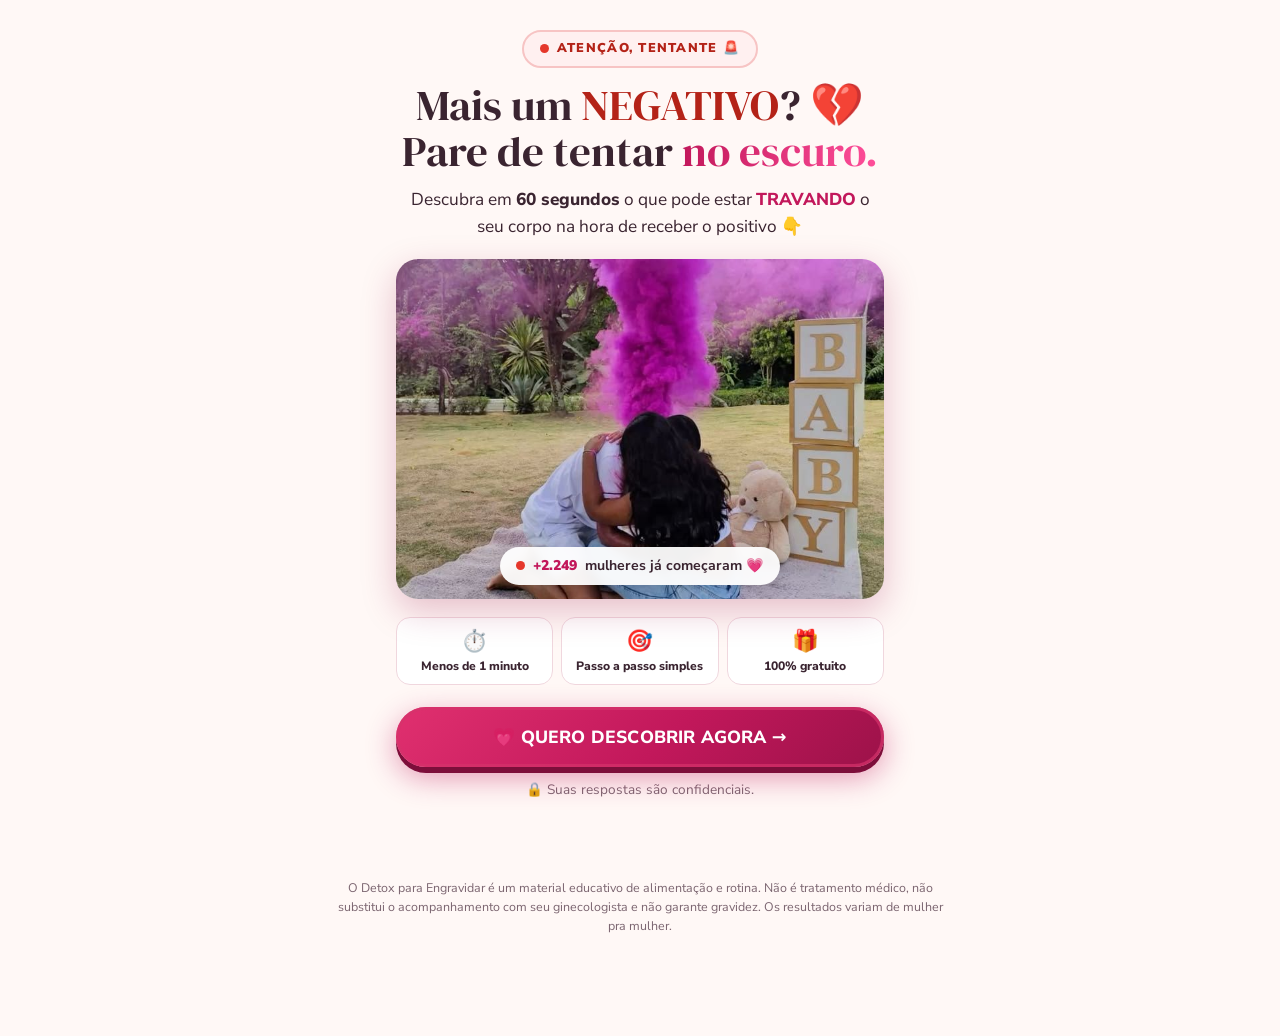
<file: index.html>
<!doctype html>
<html lang="pt-BR">
<head>
  <meta charset="utf-8">
  <meta name="viewport" content="width=device-width, initial-scale=1">
  <title>Detox para Engravidar</title>
  <meta name="description" content="Descubra o que pode estar travando o seu corpo na hora de receber o positivo.">
  <meta name="theme-color" content="#c2185b">
  <link rel="preconnect" href="https://fonts.googleapis.com">
  <link rel="preconnect" href="https://fonts.gstatic.com" crossorigin>
  <link href="https://fonts.googleapis.com/css2?family=DM+Serif+Display&family=Nunito+Sans:wght@400;600;700;800;900&display=swap" rel="stylesheet">
  <link rel="stylesheet" href="assets/style.css">
  <script src="assets/config.js"></script>
  <script src="assets/common.js"></script>
</head>
<body>
  <header class="quiz-top hidden" id="top">
    <button class="back" id="back" aria-label="Voltar">‹</button>
    <div class="progress"><div id="bar"></div></div>
    <span class="count" id="count"></span>
  </header>

  <main class="quiz-wrap" id="app"></main>

  <footer class="disclaimer">
    O Detox para Engravidar é um material educativo de alimentação e rotina. Não é tratamento médico, não substitui o acompanhamento com seu ginecologista e não garante gravidez. Os resultados variam de mulher pra mulher.
  </footer>

<script>
(function () {
  // ---------------------------------------------------------------
  // Conteúdo do quiz
  // ---------------------------------------------------------------
  var STEPS = [
    { id: 'intro', type: 'intro' },
    { id: 'identifica', type: 'identify' },
    { id: 'sobrecarga', type: 'overload' },
    { id: 'ana', type: 'expert' },
    { id: 'historia', type: 'story' },
    { id: 'passo1', type: 'step1' },
    { id: 'passo2', type: 'step2' },
    { id: 'positivo', type: 'positive' },
    { id: 'plano', type: 'plan' },
    { id: 'proibidos', type: 'forbidden' },
    { id: 'substituicoes', type: 'swaps' },
    { id: 'checklist', type: 'checklist' },
    { id: 'evento', type: 'event' },
    { id: 'tudo', type: 'offer' },
    { id: 'depoimentos', type: 'proof' },
    { id: 'oferta', type: 'price' }
  ];

  // Para onde a última tela leva (até as próximas telas ficarem prontas)
  var DESTINO_FINAL = 'vendas.html';

  // ---------------------------------------------------------------
  // Estado e navegação
  // ---------------------------------------------------------------
  var app = document.getElementById('app');
  var top = document.getElementById('top');
  var bar = document.getElementById('bar');
  var count = document.getElementById('count');
  var back = document.getElementById('back');
  var history = [];
  var current = 0;

  function go(i) {
    history.push(current);
    current = i;
    render();
    window.scrollTo(0, 0);
  }
  function next() {
    if (current >= STEPS.length - 1) { location.href = comParametros(DESTINO_FINAL); return; }
    go(current + 1);
  }

  back.addEventListener('click', function () {
    if (!history.length) return;
    current = history.pop();
    render();
  });

  function updateTop(step) {
    top.classList.toggle('hidden', step.type === 'intro');
    bar.style.width = Math.round((current / (STEPS.length - 1)) * 100) + '%';
    count.textContent = '';
  }

  // ---------------------------------------------------------------
  // Telas
  // ---------------------------------------------------------------
  function render() {
    var step = STEPS[current];
    updateTop(step);
    clearTimeout(carTimer);
    pararOferta();
    var html = '';

    if (step.type === 'intro') {
      html =
        '<div class="step hook">' +
          '<div class="alert-pill"><span class="live-dot"></span>ATENÇÃO, TENTANTE 🚨</div>' +
          '<h1 class="hook-title">Mais um <span class="neg">NEGATIVO</span>?&nbsp;<span class="heartbeat">💔</span><br>' +
            'Pare de tentar <span class="grad">no escuro.</span></h1>' +
          '<p class="hook-sub">Descubra em <strong>60 segundos</strong> o que pode estar <strong class="hl">TRAVANDO</strong> o seu corpo na hora de receber o positivo&nbsp;👇</p>' +
          '<figure class="hero-img">' +
            '<img src="img/aluna-cha-revelacao.jpg" alt="Casal abraçado em um chá revelação com fumaça rosa" onerror="this.parentNode.classList.add(\'missing\')">' +
            '<span class="float-hearts" aria-hidden="true"><i>💗</i><i>💖</i><i>🤍</i><i>💗</i><i>💕</i><i>💖</i><i>💗</i></span>' +
            '<figcaption class="img-badge"><span class="live-dot"></span><b>+2.249</b> mulheres já começaram 💗</figcaption>' +
          '</figure>' +
          '<ul class="hook-checks">' +
            '<li><span>⏱️</span>Menos de 1 minuto</li>' +
            '<li><span>🎯</span>Passo a passo simples</li>' +
            '<li><span>🎁</span>100% gratuito</li>' +
          '</ul>' +
          '<button class="btn btn-mega" data-next><span>💗 QUERO DESCOBRIR AGORA →</span></button>' +
          '<p class="micro">🔒 Suas respostas são confidenciais.</p>' +
        '</div>';
    }

    else if (step.type === 'identify') {
      html =
        '<div class="step identify">' +
          '<h1 class="id-title">Você está tentando engravidar, mas o <span class="id-pos">POSITIVO</span> não vem?&nbsp;<span class="heartbeat">💔</span></h1>' +
          '<figure class="id-img">' +
            '<img src="img/tentante-negativo.jpg" alt="Mulher sentada no sofá olhando um teste de gravidez negativo" onerror="this.parentNode.classList.add(\'missing\')">' +
          '</figure>' +
          '<p class="id-sub">Se você se identificou com pelo menos <strong>1 dessas frases</strong>, o próximo passo é pra você&nbsp;👇</p>' +
          '<button class="btn btn-mega" data-next><span>SIM! ISSO ME INCOMODA MUITO 💔</span></button>' +
          '<p class="micro">Toque no botão pra continuar 👆</p>' +
        '</div>';
    }

    else if (step.type === 'overload') {
      html =
        '<div class="step overload">' +
          '<h1 class="ov-title">Sua <span class="red">dificuldade para engravidar</span> pode estar ligada a um <u>corpo sobrecarregado</u></h1>' +
          '<p class="ov-sub">Quando o organismo está em <span class="red-u">desequilíbrio</span>, a fertilidade pode ser impactada&nbsp;👇</p>' +
          '<div class="ov-tags">' +
            '<span class="ov-tag soft">💔 INFLAMAÇÃO</span>' +
            '<span class="ov-tag hot">DESEQUILÍBRIO HORMONAL 🔥</span>' +
          '</div>' +
          '<article class="ov-card">' +
            '<header class="ov-head"><span>🔬 ENTENDA O SEU CORPO</span><small>Saúde feminina • Fertilidade</small></header>' +
            '<div class="ov-body">' +
              '<h2>Inflamação e desequilíbrios metabólicos podem dificultar a gravidez</h2>' +
              '<p>Alimentação, inflamação do dia a dia e saúde hormonal fazem parte do <strong>ambiente que o corpo precisa</strong> pra uma gestação acontecer.</p>' +
            '</div>' +
            '<figure class="ov-img"><img src="img/corpo-sobrecarregado.jpg" alt="Mulher olhando um teste de gravidez e ilustração do útero e ovários" onerror="this.parentNode.classList.add(\'missing\')"></figure>' +
            '<ul class="ov-list">' +
              '<li><span>🍞</span><div><b>Excesso de açúcar e industrializados</b>sobrecarregam o organismo todos os dias</div></li>' +
              '<li><span>🔥</span><div><b>Inflamação silenciosa</b>aparece como inchaço, cansaço e intestino desregulado</div></li>' +
              '<li><span>⚖️</span><div><b>Hormônios fora do ritmo</b>deixam o ciclo imprevisível e a tentativa vira loteria</div></li>' +
            '</ul>' +
            '<p class="ov-good">✅ A boa notícia: <strong>boa parte disso depende da sua rotina</strong> — e dá pra começar a ajustar já.</p>' +
          '</article>' +
          '<button class="btn btn-mega" data-next><span>QUERO DESCOBRIR O QUE ESTÁ SOBRECARREGANDO MEU CORPO →</span></button>' +
          '<p class="micro">Leva menos de 1 minuto</p>' +
        '</div>';
    }

    else if (step.type === 'expert') {
      html =
        '<div class="step expert">' +
          '<div class="ex-pill green">PRAZER, NUTRI ANA PAULA GAVA <span class="wave">👋</span></div>' +
          '<h1 class="ex-title">Eu criei o protocolo <span class="green-t">Detox para Engravidar</span>&nbsp;<span class="point">👇</span></h1>' +
          '<div class="ex-pill cream">💚 ESPECIALISTA EM FERTILIDADE</div>' +
          '<figure class="ex-img">' +
            '<img src="img/ana-especialista.jpg" alt="Nutricionista Ana Paula Gava com um bebê no colo" onerror="this.parentNode.classList.add(\'missing\')">' +
          '</figure>' +
          '<div class="ex-stats">' +
            '<div><b>16</b><span>profissionais disseram que ela nunca seria mãe</span></div>' +
            '<div><b>+2.249</b><span>mulheres já começaram o Detox</span></div>' +
            '<div><b>343 mil</b><span>seguidores no Instagram</span></div>' +
          '</div>' +
          '<div class="ex-quote">' +
            '<p>"Eu sei o que é chorar no banheiro com um teste negativo na mão. Transformei a minha dor em missão: <strong>nenhuma mulher precisa passar por isso sem um mapa.</strong>"</p>' +
            '<span>— Ana Paula Gava, nutricionista</span>' +
          '</div>' +
          '<p class="ex-sub">Agora veja o passo a passo que eu preparei pra <strong>você</strong>&nbsp;👇</p>' +
          '<button class="btn btn-mega green" data-next><span>💚 QUERO VER O PASSO A PASSO →</span></button>' +
        '</div>';
    }

    else if (step.type === 'story') {
      html =
        '<div class="step story-step">' +
          '<p class="st-pre">Eu criei o Detox para Engravidar após</p>' +
          '<h1 class="st-title">ver mulheres sofrerem com a dificuldade de <span class="red">engravidar&nbsp;<span class="heartbeat">💔</span></span></h1>' +
          '<div class="st-pill"><span class="sparkle">💚</span> Ela tentou engravidar por 8 anos e <strong>hoje está com seu bebê nos braços</strong> <span class="sparkle">💚</span></div>' +
          '<figure class="st-img">' +
            '<img src="img/bebe-nos-bracos.jpg" alt="Casal sorrindo com o bebê recém-nascido na maternidade" onerror="this.parentNode.classList.add(\'missing\')">' +
            '<span class="float-hearts" aria-hidden="true"><i>💗</i><i>💚</i><i>🤍</i><i>💗</i><i>💕</i><i>💚</i><i>💗</i></span>' +
          '</figure>' +
          '<button class="btn btn-mega green" data-next><span>💚 QUERO COMEÇAR A MINHA HISTÓRIA →</span></button>' +
          '<p class="micro">Cada corpo é único e os resultados variam de mulher pra mulher.</p>' +
        '</div>';
    }

    else if (step.type === 'step1') {
      html =
        '<div class="step step1">' +
          '<div class="p1-pill"><span class="gdot"></span>PASSO 01<span class="gdot"></span></div>' +
          '<h1 class="p1-title"><span class="red">Desinflame seu corpo</span> e prepare a sua fertilidade</h1>' +
          '<p class="p1-sub">Você vai receber o protocolo <a>Detox para preparar o corpo para engravidar</a></p>' +
          '<figure class="p1-mock">' +
            '<img src="img/protocolo-detox-mockup.jpg" alt="Materiais do Detox para Engravidar: receitas, checklist, cardápio, guia dos proibidos e aulas" onerror="this.parentNode.classList.add(\'missing\')">' +
            '<span class="p1-shine" aria-hidden="true"></span>' +
          '</figure>' +
          '<p class="p1-case">A <u>Dayane</u> engravidou naturalmente aos 43 anos depois de um <span class="p1-tag">PROTOCOLO DETOX</span> 🔥</p>' +
          '<figure class="p1-photo">' +
            '<img src="img/aluna-gestante-espelho.jpg" alt="Dayane grávida tirando foto no espelho" onerror="this.parentNode.classList.add(\'missing\')">' +
          '</figure>' +
          '<p class="micro" style="margin:-6px 0 18px">Cada corpo é único e os resultados variam de mulher pra mulher.</p>' +
          '<button class="btn btn-mega green" data-next><span>💚 VER O PASSO 02 →</span></button>' +
        '</div>';
    }

    else if (step.type === 'step2') {
      html =
        '<div class="step step1">' +
          '<div class="p1-pill"><span class="gdot"></span>PASSO 02<span class="gdot"></span></div>' +
          '<h1 class="p1-title">Module seu organismo <span class="green-t">e aumente suas chances de engravidar</span></h1>' +
          '<figure class="p1-mock">' +
            '<img src="img/ana-cozinha-nutra.jpg" alt="Nutri Ana Paula na cozinha preparando alimentos, com o cardápio e o checklist do protocolo" onerror="this.parentNode.classList.add(\'missing\')">' +
            '<span class="p1-shine" aria-hidden="true"></span>' +
          '</figure>' +
          '<button class="btn btn-mega green" data-next><span>💚 CONTINUAR →</span></button>' +
        '</div>';
    }

    else if (step.type === 'positive') {
      // Para usar o caso real da Maxlane, troque a imagem por img/maxlane-gestante.jpg
      // e o subtítulo por: Assim como a Maxlane, que <strong class="green-t">engravidou naturalmente</strong> mesmo desacreditada
      html =
        '<div class="step step1">' +
          '<h1 class="p1-title">Prepare seu corpo para o <span class="red">positivo!</span>&nbsp;<span class="heartbeat">💗</span></h1>' +
          '<p class="p1-sub">Mais de 2.249 mulheres já começaram a <strong class="green-t">cuidar da base do corpo</strong> com o Detox</p>' +
          '<figure class="st-img">' +
            '<img src="img/gestante-flores.jpg" alt="Gestante sorrindo entre flores" onerror="this.parentNode.classList.add(\'missing\')">' +
            '<span class="float-hearts" aria-hidden="true"><i>💗</i><i>💖</i><i>🌸</i><i>💗</i><i>💕</i><i>🌸</i><i>💗</i></span>' +
          '</figure>' +
          '<div class="no-pills">' +
            '<div class="no-pill">❌ DIAGNÓSTICO NÃO É SENTENÇA</div>' +
            '<div class="no-pill">❌ CHEGA DE ACHAR QUE É IMPOSSÍVEL</div>' +
          '</div>' +
          '<button class="btn btn-mega green" data-next><span>💚 QUERO PREPARAR MEU CORPO →</span></button>' +
        '</div>';
    }

    else if (step.type === 'plan') {
      html =
        '<div class="step step1">' +
          '<h1 class="p1-title">Você vai receber um <span class="red">plano alimentar focado em fertilidade</span>&nbsp;<span class="heartbeat">🤩</span></h1>' +
          '<p class="p1-sub">Com <strong class="green-t">cardápios e receitas detox</strong> 🎁</p>' +
          '<figure class="p1-mock">' +
            '<img src="img/plano-alimentar.jpg" alt="Cardápio Base do Detox da Fertilidade e Receitas Detox no tablet e no celular" onerror="this.parentNode.classList.add(\'missing\')">' +
            '<span class="p1-shine" aria-hidden="true"></span>' +
          '</figure>' +
          '<div class="no-pills">' +
            '<div class="no-pill txt">❌ CHEGA de <b>TERRORISMO</b> alimentar</div>' +
            '<div class="no-pill txt">❌ CHEGA de <b>DÚVIDAS</b> sobre o que comer</div>' +
            '<div class="yes-pill">💗 Tenha um plano <b class="g">ORGANIZADO</b> para <b>PREPARAR SEU CORPO</b> para engravidar</div>' +
          '</div>' +
          '<button class="btn btn-mega green" data-next><span>💚 CONTINUAR →</span></button>' +
        '</div>';
    }

    else if (step.type === 'forbidden') {
      html =
        '<div class="step step1">' +
          '<h1 class="p1-title">Você <s class="strike-red">não precisa</s> viver de <span class="green-t">restrições</span>&nbsp;<span class="heartbeat">💚</span></h1>' +
          '<p class="p1-sub">Com a <strong class="green-t">lista de "proibidos"</strong> que você vai receber 🎁</p>' +
          '<div class="no-pills" style="margin:0 0 16px">' +
            '<div class="no-pill txt">❌ CHEGA de <b>CORTAR</b> tudo o que você gosta</div>' +
            '<div class="no-pill txt">❌ CHEGA de achar que Detox é passar <b>VONTADE</b></div>' +
            '<div class="yes-pill">💗 Descubra quais <b class="g">ALIMENTOS</b> podem <b>CONTINUAR</b> fazendo parte do seu Detox</div>' +
          '</div>' +
          '<figure class="p1-mock">' +
            '<img src="img/lista-proibidos.jpg" alt="Lista dos Proibidos no tablet, ao lado de legumes e doces" onerror="this.parentNode.classList.add(\'missing\')">' +
            '<span class="p1-shine" aria-hidden="true"></span>' +
          '</figure>' +
          '<button class="btn btn-mega green" data-next><span>💚 CONTINUAR →</span></button>' +
        '</div>';
    }

    else if (step.type === 'swaps') {
      html =
        '<div class="step step1">' +
          '<h1 class="p1-title">Você vai <span class="red">saber exatamente</span> <span class="green-t">o que comer todos os dias</span>&nbsp;<span class="heartbeat">💚</span></h1>' +
          '<div class="no-pills" style="margin:0 0 16px">' +
            '<div class="no-pill txt">❌ CHEGA de refeições <b>COMPLICADAS</b></div>' +
            '<div class="no-pill txt">❌ CHEGA de dúvidas sobre <b>ALIMENTAÇÃO</b></div>' +
            '<div class="yes-pill">💚 <b>FAÇA SUBSTITUIÇÕES SIMPLES</b> sem comprometer seu Detox</div>' +
          '</div>' +
          '<figure class="p1-mock">' +
            '<img src="img/substituicoes.jpg" alt="Lista de substituições de alimentos do Detox para Engravidar no tablet" onerror="this.parentNode.classList.add(\'missing\')">' +
            '<span class="p1-shine" aria-hidden="true"></span>' +
          '</figure>' +
          '<ul class="num-list">' +
            '<li><span class="num">1️⃣</span><span><b class="g">ALTERNATIVAS PRÁTICAS</b> PARA O DIA A DIA 😋</span></li>' +
            '<li><span class="num">2️⃣</span><span>MAIS FACILIDADE PARA <b class="g">APLICAR O DETOX</b></span></li>' +
          '</ul>' +
          '<button class="btn btn-mega green" data-next><span>💚 CONTINUAR →</span></button>' +
        '</div>';
    }

    else if (step.type === 'checklist') {
      html =
        '<div class="step step1">' +
          '<h1 class="p1-title">Você vai ter certeza <span class="red">que está no caminho certo</span>&nbsp;<span class="heartbeat">😍</span></h1>' +
          '<p class="p1-sub">Com o <strong class="green-t">checklist da tentante</strong> que você vai receber 🎁</p>' +
          '<figure class="p1-mock">' +
            '<img src="img/checklist-tentante.jpg" alt="Checklist diário do detox fertilidade no tablet" onerror="this.parentNode.classList.add(\'missing\')">' +
            '<span class="p1-shine" aria-hidden="true"></span>' +
          '</figure>' +
          '<div class="no-pills">' +
            '<div class="no-pill txt">❌ CHEGA de se sentir <b>PERDIDA</b></div>' +
            '<div class="no-pill txt">❌ CHEGA de <b>DÚVIDAS</b> sobre o que fazer</div>' +
            '<div class="yes-pill">💗 Tenha um <b class="g">PASSO A PASSO SIMPLES</b> para <b>APLICAR</b> no dia a dia</div>' +
          '</div>' +
          '<button class="btn btn-mega green" data-next><span>💚 CONTINUAR →</span></button>' +
        '</div>';
    }

    else if (step.type === 'event') {
      var dataEvento = (!eventoPassou() && window.FUNIL && FUNIL.eventoTexto)
        ? '<div class="ev-date"><span class="live-dot"></span>AO VIVO: ' + FUNIL.eventoTexto + '</div>' : '';
      html =
        '<div class="step step1">' +
          '<p class="st-pre">🎁 Você vai receber também 🎁</p>' +
          '<h1 class="p1-title">Participação no evento <span class="green-t">Detox para Engravidar</span>&nbsp;<span class="heartbeat">💗</span></h1>' +
          dataEvento +
          '<div class="no-pills" style="margin:0 0 16px">' +
            '<div class="yes-pill">💚 Você <b>SERÁ GUIADA</b> durante a <b>CONSTRUÇÃO</b> do protocolo Detox.</div>' +
            '<div class="no-pill txt">❌ CHEGA de informações <b>SOLTAS</b></div>' +
            '<div class="no-pill txt">❌ CHEGA de <b>TENTAR</b> sem direção</div>' +
          '</div>' +
          '<figure class="p1-mock">' +
            '<img src="img/evento-aula-guiada.jpg" alt="Nutri Ana Paula no evento ao vivo Detox para Engravidar, com aula guiada no notebook" onerror="this.parentNode.classList.add(\'missing\')">' +
            '<span class="p1-shine" aria-hidden="true"></span>' +
          '</figure>' +
          '<button class="btn btn-mega green" data-next><span>💚 CONTINUAR →</span></button>' +
        '</div>';
    }

    else if (step.type === 'offer') {
      html =
        '<div class="step step1">' +
          '<h1 class="p1-title">Você vai receber tudo isso no <span class="green-t">Detox para Engravidar</span>&nbsp;<span class="point">👇</span> 🎁</h1>' +
          '<figure class="p1-mock">' +
            '<img src="img/tudo-que-recebe.jpg" alt="Todos os materiais do Detox para Engravidar: receitas, checklist, cardápio, lista dos proibidos, substituições e aula" onerror="this.parentNode.classList.add(\'missing\')">' +
            '<span class="p1-shine" aria-hidden="true"></span>' +
          '</figure>' +
          '<ul class="offer-list">' +
            '<li>📗 PROTOCOLO DE MODULAÇÃO DETOX</li>' +
            '<li>🥝 CARDÁPIOS E RECEITAS SEM TERRORISMO ALIMENTAR</li>' +
            '<li>🥕 PLANO ALIMENTAR DETOX FOCADO EM FERTILIDADE</li>' +
            '<li>🍫 LISTA DOS "PROIBIDOS" QUE PODEM ENTRAR NO DETOX</li>' +
            '<li>✅ CHECKLIST PARA ORGANIZAR CORPO E ROTINA</li>' +
            '<li>🎥 AULA EM AMBIENTE FECHADO</li>' +
          '</ul>' +
          '<button class="btn btn-mega yellow" data-next><span>RECEBER AGORA ✅</span></button>' +
        '</div>';
    }

    else if (step.type === 'proof') {
      var prints = [
        ['img/depoimento-1.jpg', 'Mensagem de aluna contando que conseguiu o positivo após seguir o protocolo'],
        ['img/depoimento-2.jpg', 'Mensagem de aluna grávida agradecendo a nutri Ana'],
        ['img/depoimento-3.jpg', 'Aluna enviando o resultado positivo do exame'],
        ['img/depoimento-4.jpg', 'Aluna mostrando teste positivo e agradecendo pelas dicas']
      ];
      html =
        '<div class="step step1">' +
          '<div class="attn-box">🚨 ATENÇÃO 🚨</div>' +
          '<h1 class="p1-title attn-title">Você não precisa de mais uma tentativa no escuro!</h1>' +
          '<div class="no-pills" style="margin:0 0 16px">' +
            '<div class="no-pill txt">❌ CHEGA de perder tempo com estratégias que não funcionam</div>' +
            '<div class="no-pill txt">❌ CHEGA de tentar engravidar sem saber se está fazendo certo</div>' +
          '</div>' +
          '<div class="carousel" id="car">' +
            prints.map(function (p) {
              return '<div class="slide"><img src="' + p[0] + '" alt="' + p[1] + '" loading="lazy"></div>';
            }).join('') +
          '</div>' +
          '<div class="dots" id="dots">' + prints.map(function (p, i) { return '<span' + (i ? '' : ' class="on"') + '></span>'; }).join('') + '</div>' +
          '<p class="micro" style="margin:0 0 16px">👆 Arraste pro lado • Cada corpo é único e os resultados variam</p>' +
          '<button class="btn btn-mega red" data-next><span>POR ISSO, PREPARE SEU CORPO ANTES DA PRÓXIMA TENTATIVA!</span></button>' +
        '</div>';
    }

    else if (step.type === 'price') {
      var temEvento = !eventoPassou() && FUNIL.eventoTexto;
      var blocoUrgencia = temEvento ?
        '<div class="urg-box">' +
          '<div class="urg-head"><span class="live-dot"></span>AULA AO VIVO COM A NUTRI ANA</div>' +
          '<p class="urg-date">📅 ' + FUNIL.eventoTexto + '</p>' +
          '<div class="countdown sm" id="ofCd"><div><b data-cd="d">00</b><span>dias</span></div><div><b data-cd="h">00</b><span>horas</span></div><div><b data-cd="m">00</b><span>min</span></div><div><b data-cd="s">00</b><span>seg</span></div></div>' +
          '<p class="urg-note">A aula em ambiente fechado acontece nessa data. Quem entra depois <b>não participa ao vivo.</b></p>' +
        '</div>' : '';
      html =
        '<div class="step step1 offer-page">' +
          '<section class="of-sec hero-sec">' +
          '<div class="no-pill txt" style="opacity:1;animation:noPulse 2.4s ease-in-out infinite;margin-bottom:14px"><b>🚨 PREPARE SEU CORPO ANTES DA PRÓXIMA TENTATIVA 🚨</b></div>' +
          '<h1 class="p1-title">Com o <span class="green-t">Detox para Engravidar</span>&nbsp;<span class="heartbeat">💚</span></h1>' +
          '<div class="no-pills" style="margin:0 0 16px">' +
            '<div class="yes-pill c"><b>PREPARE SEU CORPO ANTES DO POSITIVO</b></div>' +
            '<div class="yes-pill c"><b>REDUZA INFLAMAÇÕES QUE ATRAPALHAM SUA FERTILIDADE</b></div>' +
            '<div class="yes-pill c"><b>DESCUBRA O QUE AJUSTAR ANTES DA PRÓXIMA TENTATIVA</b></div>' +
          '</div>' +
          '<figure class="p1-mock">' +
            '<img src="img/oferta-preco.jpg" alt="Nutri Ana Paula com bebê no colo e todos os materiais do Detox para Engravidar" onerror="this.parentNode.classList.add(\'missing\')">' +
            '<span class="p1-shine" aria-hidden="true"></span>' +
          '</figure>' +
          '<a class="btn btn-mega green js-checkout" href="#"><span>💚 QUERO MEU DETOX AGORA</span></a>' +
          '<div class="trust-row"><span>🔒 Compra segura</span><span>⚡ Acesso em minutos</span><span>🛡️ 7 dias de garantia</span></div>' +
          blocoUrgencia +

          '</section><section class="of-sec reveal"><h2 class="p1-title">Tudo que você precisa para começar</h2>' +
          '<figure class="p1-mock">' +
            '<img src="img/protocolo-detox-mockup.jpg" alt="Materiais do Detox para Engravidar" onerror="this.parentNode.classList.add(\'missing\')">' +
            '<span class="p1-shine" aria-hidden="true"></span>' +
          '</figure>' +
          '<ul class="check-list">' +
            '<li>Modulação Detox</li>' +
            '<li>Plano alimentar Detox focado em fertilidade</li>' +
            '<li>Cardápios e receitas práticas</li>' +
            '<li>Lista dos “Proibidos” que podem entrar no detox</li>' +
            '<li>Checklist para organizar corpo e rotina</li>' +
            '<li>Aula em ambiente fechado</li>' +
          '</ul>' +
          '<a class="btn btn-mega green js-checkout" href="#"><span>👉 QUERO ESSE DETOX</span></a>' +
          '<p class="micro">🔒 Pagamento seguro • Acesso imediato no WhatsApp e e-mail • 7 dias de garantia</p>' +

          '</section><section class="of-sec reveal"><h2 class="p1-title">Prepare seu corpo antes da <u>próxima tentativa</u></h2>' +
          '<p class="p1-sub" style="font-weight:900">Assim como a Lucia que engravidou naturalmente aos <span class="red-t">40 anos e 41 anos</span></p>' +
          '<figure class="ph-img st-img">' +
            '<img src="img/lucia.jpg" alt="Lucia grávida com o marido e o filho no chá revelação" onerror="this.parentNode.classList.add(\'missing\')">' +
            '<span>[FOTO DA LUCIA]<br>Salve como img/lucia.jpg</span>' +
          '</figure>' +
          '<p class="last-call">❌ <b>NÃO ESPERE MAIS UM CICLO PASSAR!</b> A mudança é agora, <b class="red-t">CLIQUE NO BOTÃO</b> e comece a preparar o seu corpo hoje mesmo.</p>' +
          '<a class="btn btn-mega green js-checkout" href="#"><span>💚 QUERO COMEÇAR AGORA</span></a>' +

          '</section><section class="of-sec reveal"><h2 class="p1-title">Você <span class="red">não precisa gastar milhares de reais</span> para <b>começar</b> a se preparar</h2>' +
          '<div class="no-pill txt" style="opacity:1;margin-bottom:8px;color:#e0201b"><b>SOLUÇÕES CARAS NEM SEMPRE COMEÇAM PELA BASE DO PROBLEMA&nbsp;👇</b></div>' +
          '<ul class="cost-list">' +
            '<li><span>SUPLEMENTAÇÃO ALEATÓRIA</span><s>R$800</s></li>' +
            '<li><span>CONSULTAS SEM PLANO CLARO</span><s>R$1.500</s></li>' +
            '<li><span>PROTOCOLOS PRONTOS DA INTERNET</span><s>R$500</s></li>' +
            '<li><span>TENTATIVA SEM PREPARAÇÃO</span><s class="sm">CUSTO EMOCIONAL</s></li>' +
            '<li><span>ESPERAR MAIS UM CICLO</span><s class="sm">PREÇO INESTIMÁVEL</s></li>' +
          '</ul>' +
          '<a class="btn btn-mega green js-checkout" href="#"><span>💚 QUERO COMEÇAR PELA BASE</span></a>' +

          '</section><section class="of-sec reveal"><h2 class="p1-title"><span class="price-hl">R$27,90</span> pra você ter uma direção clara para engravidar</h2>' +
          '<p class="p1-sub" style="font-weight:900">Assim como essa aluna <span class="red-t">que seguiu o protocolo!</span>&nbsp;👇</p>' +
          '<figure class="ph-img proof-img">' +
            '<img src="img/depoimento-5.jpg" alt="Mensagem de aluna contando que está grávida" onerror="this.onerror=null;this.src=\'img/depoimento-2.jpg\'">' +
            '<span>[PRINT: "Meu presente de Deus chegou! Estou grávida…"]<br>Salve como img/depoimento-5.jpg</span>' +
          '</figure>' +
          '<p class="last-call" style="text-align:center">❌ <b>SUA PREPARAÇÃO NÃO PODE ESPERAR!</b> Participe do Detox para Engravidar&nbsp;👇</p>' +
          '<a class="btn btn-mega green js-checkout" href="#"><span>💚 QUERO PARTICIPAR DO DETOX</span></a>' +

          '</section><section class="of-sec reveal"><h2 class="p1-title"><span class="price-hl">R$27,90</span> pra parar de se perguntar se está fazendo o certo</h2>' +
          '<p class="p1-sub" style="font-weight:900">Assim como essa aluna <span class="red-t">que seguiu o protocolo!</span>&nbsp;👇</p>' +
          '<figure class="ph-img proof-img">' +
            '<img src="img/depoimento-6.jpg" alt="Mensagens de aluna agradecendo a nutri" onerror="this.parentNode.classList.add(\'missing\')">' +
            '<span>[PRINT: "Oii Nutri, muito obrigada…"]<br>Salve como img/depoimento-6.jpg</span>' +
          '</figure>' +
          '<p class="last-call" style="text-align:center">❌ <b>SUA PRÓXIMA TENTATIVA MERECE MAIS SEGURANÇA E MENOS DÚVIDA!</b>&nbsp;👇</p>' +
          '<a class="btn btn-mega green js-checkout" href="#"><span>💚 QUERO MAIS SEGURANÇA</span></a>' +

          '</section><section class="of-sec reveal"><h2 class="p1-title"><span class="price-hl">R$27,90</span> pra fazer a próxima tentativa a mais preparada da vida</h2>' +
          '<p class="p1-sub" style="font-weight:900">Assim como essa aluna <span class="red-t">que seguiu o protocolo!</span>&nbsp;👇</p>' +
          '<figure class="ph-img proof-img">' +
            '<img src="img/depoimento-1.jpg" alt="Mensagem de aluna contando que conseguiu o positivo após participar do evento e seguir o protocolo" onerror="this.parentNode.classList.add(\'missing\')">' +
            '<span>[PRINT DE DEPOIMENTO]</span>' +
          '</figure>' +
          '<p class="last-call" style="text-align:center"><b>PARTICIPE DO DETOX PARA ENGRAVIDAR</b>&nbsp;👇</p>' +
          '<a class="btn btn-mega green js-checkout" href="#"><span>👉 QUERO MEU DETOX AGORA</span></a>' +

          '</section><section class="of-sec reveal"><h2 class="p1-title">Eu vou te ajudar nessa jornada&nbsp;<span class="heartbeat">💚</span></h2>' +
          '<figure class="ana-photo">' +
            '<img src="img/ana-bebe.jpg" alt="Nutricionista Ana Paula Gava com o bebê no colo" onerror="this.onerror=null;this.src=\'img/ana-especialista.jpg\'">' +
          '</figure>' +
          '<div class="ana-text">' +
            '<p>💚 Olá, eu sou Ana Paula Gava e <b>no Detox para Engravidar serei sua nova nutricionista.</b></p>' +
            '<p>😭 Depois de receber diversos <b>diagnósticos de infertilidade</b> e ouvir de <b>16 profissionais</b> que eu não poderia ser mãe, decidi transformar <u>minha dor em missão.</u></p>' +
            '<p>👉 Foi aí que eu decidi criar um método focado em preparar o corpo para engravidar por um valor acessível.</p>' +
            '<p>👉 Hoje, já ajudei <u>centenas de mulheres</u> a realizarem o sonho da maternidade.</p>' +
          '</div>' +
          '<a class="btn btn-mega green js-checkout" href="#"><span>💚 QUERO A AJUDA DA ANA</span></a>' +

          '</section><section class="of-sec reveal"><h2 class="p1-title">Perguntas frequentes&nbsp;<span class="point">👇</span></h2>' +
          '<div class="faq-q">' +
            '<h3>1️⃣ Eu já tentei de tudo e nada funcionou, <span class="green-t">por que agora seria diferente?</span></h3>' +
            '<p>👉 Porque para engravidar talvez você tenha ouvido durante anos que bastava <b>tirar o anticoncepcional e tentar</b>.</p>' +
            '<p>👉 Mas preparar o corpo antes da tentativa é uma etapa que muitas mulheres simplesmente nunca receberam orientação para fazer.</p>' +
            '<p>👉 O <b>Detox para Engravidar</b> foi criado justamente para ajudar você a organizar essa preparação de forma prática e estruturada, sem achismos e sem terrorismo alimentar.</p>' +
            '<p>💚🔥 Agora é a sua chance de fazer uma tentativa com mais clareza, direção e preparação.</p>' +
          '</div>' +
          '<div class="faq-q">' +
            '<h3>2️⃣ Como irei <span class="green-t">receber o meu acesso?</span></h3>' +
            '<p>👉 Após a compra, você receberá um WhatsApp e E-mail com o seu acesso ao <b>DETOX PARA ENGRAVIDAR.</b></p>' +
            '<p>👉 Todo o material estará disponível para você no dia do evento para construir junto com a nutri Ana.</p>' +
            '<p>💚🔥 <b>Seu acesso chega em minutos! Não perca tempo, comece agora! 👉 Garanta a sua vaga no <span class="green-t">DETOX PARA ENGRAVIDAR</span></b></p>' +
          '</div>' +

          '</section><section class="of-sec reveal">' +
            '<div class="guarantee-q">' +
              '<div class="seal-q"><b>7</b>DIAS DE<br>GARANTIA</div>' +
              '<div>' +
                '<h3>🛡️ Garantia Coração Tranquilo</h3>' +
                '<p>Entre, abra o material, faça as primeiras receitas. Se em até <b>7 dias</b> você sentir que não é pra você — por <b>qualquer motivo</b> — devolvemos <b>100% do seu dinheiro.</b></p>' +
                '<p class="g-small">Sem perguntas. Sem burocracia. O risco é todo nosso.&nbsp;🤍</p>' +
              '</div>' +
            '</div>' +
          '</section><section class="of-sec reveal final-sec"><h2 class="p1-title"><span class="point">👇</span>&nbsp;Você tem 2&nbsp;caminhos&nbsp;<span class="point">👇</span></h2>' +
          '<div class="no-pills" style="margin:0 0 18px">' +
            '<div class="yes-pill c" style="color:#16a34a"><b>💚 PREPARAR O CORPO ANTES DA PRÓXIMA TENTATIVA E TER DIREÇÃO NA SUA JORNADA</b></div>' +
            '<div class="no-pill txt" style="color:#e0201b"><b>❌ CONTINUAR FAZENDO AS MESMAS COISAS E ESPERANDO RESULTADOS DIFERENTES</b></div>' +
          '</div>' +
          '<figure class="ph-img p1-mock">' +
            '<img src="img/dois-caminhos.jpg" alt="De um lado, mulher triste com teste negativo; do outro, a mesma mulher grávida e sorrindo" onerror="this.parentNode.classList.add(\'missing\')">' +
            '<span>[IMAGEM DOS 2 CAMINHOS — espelho]<br>Salve como img/dois-caminhos.jpg</span>' +
          '</figure>' +
          '<div class="two-q">' +
            '<p class="g">✅ NO PRÓXIMO CICLO, VOCÊ ESTARÁ MAIS PRÓXIMA DO SEU POSITIVO?</p>' +
            '<p class="r">❌ OU CONTINUARÁ CARREGANDO AS MESMAS DÚVIDAS SOBRE O QUE AJUSTAR?</p>' +
          '</div>' +
          '<a class="btn btn-mega green js-checkout" href="#"><span>💚 QUERO PREPARAR MEU CORPO</span></a>' +
          '<p class="micro">🔒 Pagamento seguro • Acesso imediato no WhatsApp e e-mail • 7 dias de garantia</p>' +
          '<p class="micro">Cada corpo é único e os resultados variam de mulher pra mulher. O Detox não substitui o acompanhamento médico.</p>' +
          '</section>' +
        '</div>' +
        '<div class="sticky-q" id="stickyQ">' +
          '<div class="in">' +
            (temEvento ? '<div class="t">Aula ao vivo em<b id="stickyCd">--</b></div>' : '<div class="t">🛡️ 7 dias<b>de garantia</b></div>') +
            '<a class="btn btn-cta js-checkout" href="#">QUERO MEU DETOX 💚</a>' +
          '</div>' +
        '</div>';
    }

    app.innerHTML = html;
    bind(step);
  }

  function bind(step) {
    var nextBtn = app.querySelector('[data-next]');
    if (nextBtn) nextBtn.addEventListener('click', function () {
      if (step.type === 'intro') track('ViewContent', { content_name: 'Quiz - início' });
      if (step.type === 'identify') track('ViewContent', { content_name: 'Quiz - identificação' });
      if (step.type === 'proof') track('ViewContent', { content_name: 'Quiz - depoimentos' });
      if (step.type === 'offer') track('ViewContent', { content_name: 'Quiz - tudo que vai receber' });
      if (step.type === 'event') track('ViewContent', { content_name: 'Quiz - evento ao vivo' });
      if (step.type === 'checklist') track('ViewContent', { content_name: 'Quiz - checklist da tentante' });
      if (step.type === 'swaps') track('ViewContent', { content_name: 'Quiz - substituições' });
      if (step.type === 'forbidden') track('ViewContent', { content_name: 'Quiz - lista dos proibidos' });
      if (step.type === 'plan') track('ViewContent', { content_name: 'Quiz - plano alimentar' });
      if (step.type === 'positive') track('ViewContent', { content_name: 'Quiz - prepare para o positivo' });
      if (step.type === 'step2') track('ViewContent', { content_name: 'Quiz - passo 02 modular' });
      if (step.type === 'step1') track('ViewContent', { content_name: 'Quiz - passo 01 protocolo' });
      if (step.type === 'story') track('ViewContent', { content_name: 'Quiz - história 8 anos' });
      if (step.type === 'expert') track('ViewContent', { content_name: 'Quiz - autoridade Ana' });
      if (step.type === 'overload') track('ViewContent', { content_name: 'Quiz - corpo sobrecarregado' });
      next();
    });

    if (step.type === 'proof') iniciarCarrossel();

    if (step.type === 'price') iniciarOferta();
  }

  // ---------------------------------------------------------------
  // Página final (oferta): checkout, contador, barra fixa, revelar ao rolar
  // ---------------------------------------------------------------
  var ofTimer = null, ofScroll = null, ofObserver = null, toastTimer = null;

  // Notificações de prova social — SÓ dados reais (depoimentos, números e casos verdadeiros)
  var TOASTS = [
    { ico: '💗', t: '+2.249 mulheres', s: 'já começaram o Detox para Engravidar' },
    { ico: '🤰', t: '"Meu positivo saiu 🙏🙏"', s: 'Aluna que seguiu o protocolo' },
    { ico: '💚', t: '"Conseguimos o positivo na segunda tentativa"', s: 'Aluna que participou do evento' },
    { ico: '🎉', t: 'Lucia engravidou naturalmente', s: 'aos 40 e aos 41 anos' },
    { ico: '🥰', t: '"Estou gravidinha passando para agradecer a nutri"', s: 'Aluna do Detox' },
    { ico: '🛡️', t: '7 dias de garantia', s: 'Não gostou? Devolvemos 100%' }
  ];
  function iniciarToasts() {
    var lista = TOASTS.slice();
    if (!eventoPassou() && FUNIL.eventoTexto) lista.push({ ico: '🔴', t: 'Aula ao vivo com a nutri Ana', s: FUNIL.eventoTexto });
    var box = document.createElement('div');
    box.className = 'toast'; box.id = 'toast';
    box.setAttribute('role', 'status');
    document.body.appendChild(box);
    var ultimo = -1;
    function mostrar() {
      var i; do { i = Math.floor(Math.random() * lista.length); } while (i === ultimo && lista.length > 1);
      ultimo = i;
      var n = lista[i];
      box.innerHTML = '<span class="toast-ico">' + n.ico + '</span><span class="toast-txt"><b>' + n.t + '</b><small>' + n.s + '</small></span><span class="toast-ok">✔</span>';
      box.classList.add('show');
      setTimeout(function () { box.classList.remove('show'); }, 4500);
      toastTimer = setTimeout(mostrar, 9000 + Math.random() * 5000);
    }
    toastTimer = setTimeout(mostrar, 3500);
  }

  function pararOferta() {
    clearTimeout(toastTimer);
    document.body.classList.remove('sticky-on');
    var tb = document.getElementById('toast'); if (tb) tb.remove();
    clearInterval(ofTimer);
    if (ofScroll) window.removeEventListener('scroll', ofScroll);
    if (ofObserver) ofObserver.disconnect();
    ofScroll = ofObserver = null;
  }
  function iniciarOferta() {
    track('ViewContent', { content_name: 'Quiz - oferta' });
    iniciarToasts();

    app.querySelectorAll('.js-checkout').forEach(function (bc) {
      bc.href = comParametros(FUNIL.checkoutUrl);
      bc.addEventListener('click', function () { track('InitiateCheckout', { currency: 'BRL' }); });
    });

    // Contador até a data real do evento (igual pra todo mundo)
    var alvo = new Date(FUNIL.eventoData).getTime();
    function pad(n) { return (n < 10 ? '0' : '') + n; }
    function tick() {
      var diff = Math.max(0, alvo - Date.now());
      var d = Math.floor(diff / 864e5), h = Math.floor(diff / 36e5) % 24, m = Math.floor(diff / 6e4) % 60, s = Math.floor(diff / 1e3) % 60;
      var v = { d: pad(d), h: pad(h), m: pad(m), s: pad(s) };
      app.querySelectorAll('[data-cd]').forEach(function (el) { el.textContent = v[el.getAttribute('data-cd')]; });
      var sc = document.getElementById('stickyCd');
      if (sc) sc.textContent = (d ? d + 'd ' : '') + pad(h) + ':' + pad(m) + ':' + pad(s);
    }
    if (!isNaN(alvo) && !eventoPassou()) { tick(); ofTimer = setInterval(tick, 1000); }

    // Barra fixa aparece depois do primeiro botão
    var sticky = document.getElementById('stickyQ');
    ofScroll = function () { var on = window.scrollY > 650; sticky.classList.toggle('show', on); document.body.classList.toggle('sticky-on', on); };
    window.addEventListener('scroll', ofScroll, { passive: true });

    // Cada cartão aparece com animação quando entra na tela
    var secs = app.querySelectorAll('.reveal');
    if ('IntersectionObserver' in window) {
      ofObserver = new IntersectionObserver(function (entries) {
        entries.forEach(function (e) {
          if (e.isIntersecting) { e.target.classList.add('in'); ofObserver.unobserve(e.target); }
        });
      }, { threshold: 0.12 });
      secs.forEach(function (s) { ofObserver.observe(s); });
    } else {
      secs.forEach(function (s) { s.classList.add('in'); });
    }
  }

  // Carrossel de depoimentos: arrastar + troca automática em ordem aleatória
  var carTimer = null;
  function iniciarCarrossel() {
    var car = document.getElementById('car');
    var dots = document.querySelectorAll('#dots span');
    var slides = car.querySelectorAll('.slide');
    var atual = 0;
    var passo = slides[1] ? slides[1].offsetLeft - slides[0].offsetLeft : 1;

    function marcar(i) {
      atual = i;
      dots.forEach(function (d, k) { d.classList.toggle('on', k === i); });
      slides.forEach(function (s, k) { s.classList.toggle('active', k === i); });
    }
    function irPara(i) {
      car.scrollTo({ left: i * passo, behavior: 'smooth' });
      marcar(i);
    }
    function sortear() {
      var i;
      do { i = Math.floor(Math.random() * slides.length); } while (i === atual && slides.length > 1);
      return i;
    }
    function auto() {
      clearTimeout(carTimer);
      // intervalo variável (2,6s a 4s) pra não parecer mecânico
      carTimer = setTimeout(function () { irPara(sortear()); auto(); }, 2600 + Math.random() * 1400);
    }

    car.addEventListener('scroll', function () {
      var i = Math.round(car.scrollLeft / passo);
      if (i !== atual && slides[i]) marcar(i);
    }, { passive: true });
    dots.forEach(function (d, k) { d.addEventListener('click', function () { irPara(k); auto(); }); });
    car.addEventListener('touchstart', function () { clearTimeout(carTimer); }, { passive: true });
    car.addEventListener('touchend', auto, { passive: true });
    car.addEventListener('mouseenter', function () { clearTimeout(carTimer); });
    car.addEventListener('mouseleave', auto);

    marcar(0);
    auto();
  }

  // Atalho pra testar: index.html#tela=oferta abre direto naquela tela
  var m = location.hash.match(/tela=([\w-]+)/);
  if (m) STEPS.forEach(function (s, i) { if (s.id === m[1]) current = i; });

  render();
})();
</script>
</body>
</html>
</file>
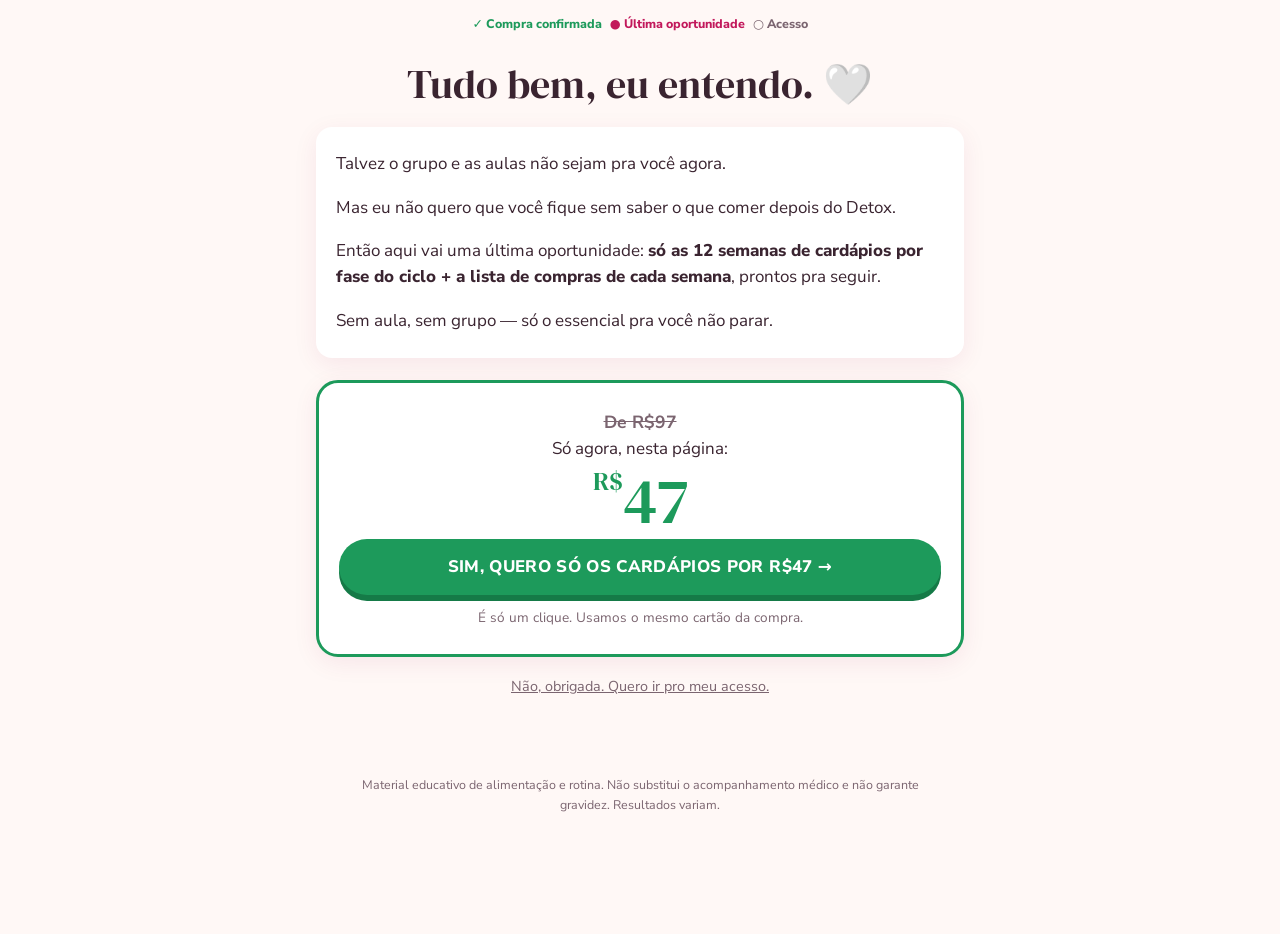
<file: downsell.html>
<!doctype html>
<html lang="pt-BR">
<head>
  <meta charset="utf-8">
  <meta name="viewport" content="width=device-width, initial-scale=1">
  <title>Cardápios Solo Fértil</title>
  <meta name="robots" content="noindex">
  <meta name="theme-color" content="#c2185b">
  <link rel="preconnect" href="https://fonts.googleapis.com">
  <link rel="preconnect" href="https://fonts.gstatic.com" crossorigin>
  <link href="https://fonts.googleapis.com/css2?family=DM+Serif+Display&family=Nunito+Sans:wght@400;600;700;800;900&display=swap" rel="stylesheet">
  <link rel="stylesheet" href="assets/style.css">
  <script src="assets/config.js"></script>
  <script src="assets/common.js"></script>
</head>
<body>
<div class="progress-steps"><span class="ok">✓ Compra confirmada</span><span class="now">● Última oportunidade</span><span>○ Acesso</span></div>

<section style="padding-top:28px">
  <div class="wrap">
    <h1 style="text-align:center">Tudo bem, eu entendo. 🤍</h1>
    <div class="card">
      <p>Talvez o grupo e as aulas não sejam pra você agora.</p>
      <p>Mas eu não quero que você fique sem saber o que comer depois do Detox.</p>
      <p>Então aqui vai uma última oportunidade: <strong>só as 12 semanas de cardápios por fase do ciclo + a lista de compras de cada semana</strong>, prontos pra seguir.</p>
      <p>Sem aula, sem grupo — só o essencial pra você não parar.</p>
    </div>

    <div class="price-box">
      <div class="de">De R$97</div>
      <div>Só agora, nesta página:</div>
      <div class="por"><small>R$</small>47</div>
      <!-- Cole aqui o script/botão de 1 clique da sua plataforma, se ela exigir -->
      <a class="btn btn-cta btn-pulse" id="aceitar" href="#">SIM, QUERO SÓ OS CARDÁPIOS POR R$47 →</a>
      <span class="btn-sub">É só um clique. Usamos o mesmo cartão da compra.</span>
    </div>
    <a class="link-recusar" id="recusar" href="#">Não, obrigada. Quero ir pro meu acesso.</a>
  </div>
</section>

<footer class="site">
  <p>Material educativo de alimentação e rotina. Não substitui o acompanhamento médico e não garante gravidez. Resultados variam.</p>
</footer>

<script>
  var F = window.FUNIL;
  document.getElementById('aceitar').href = comParametros(F.downsellAceitarUrl);
  document.getElementById('recusar').href = comParametros(F.downsellRecusarUrl);
</script>
</body>
</html>
</file>
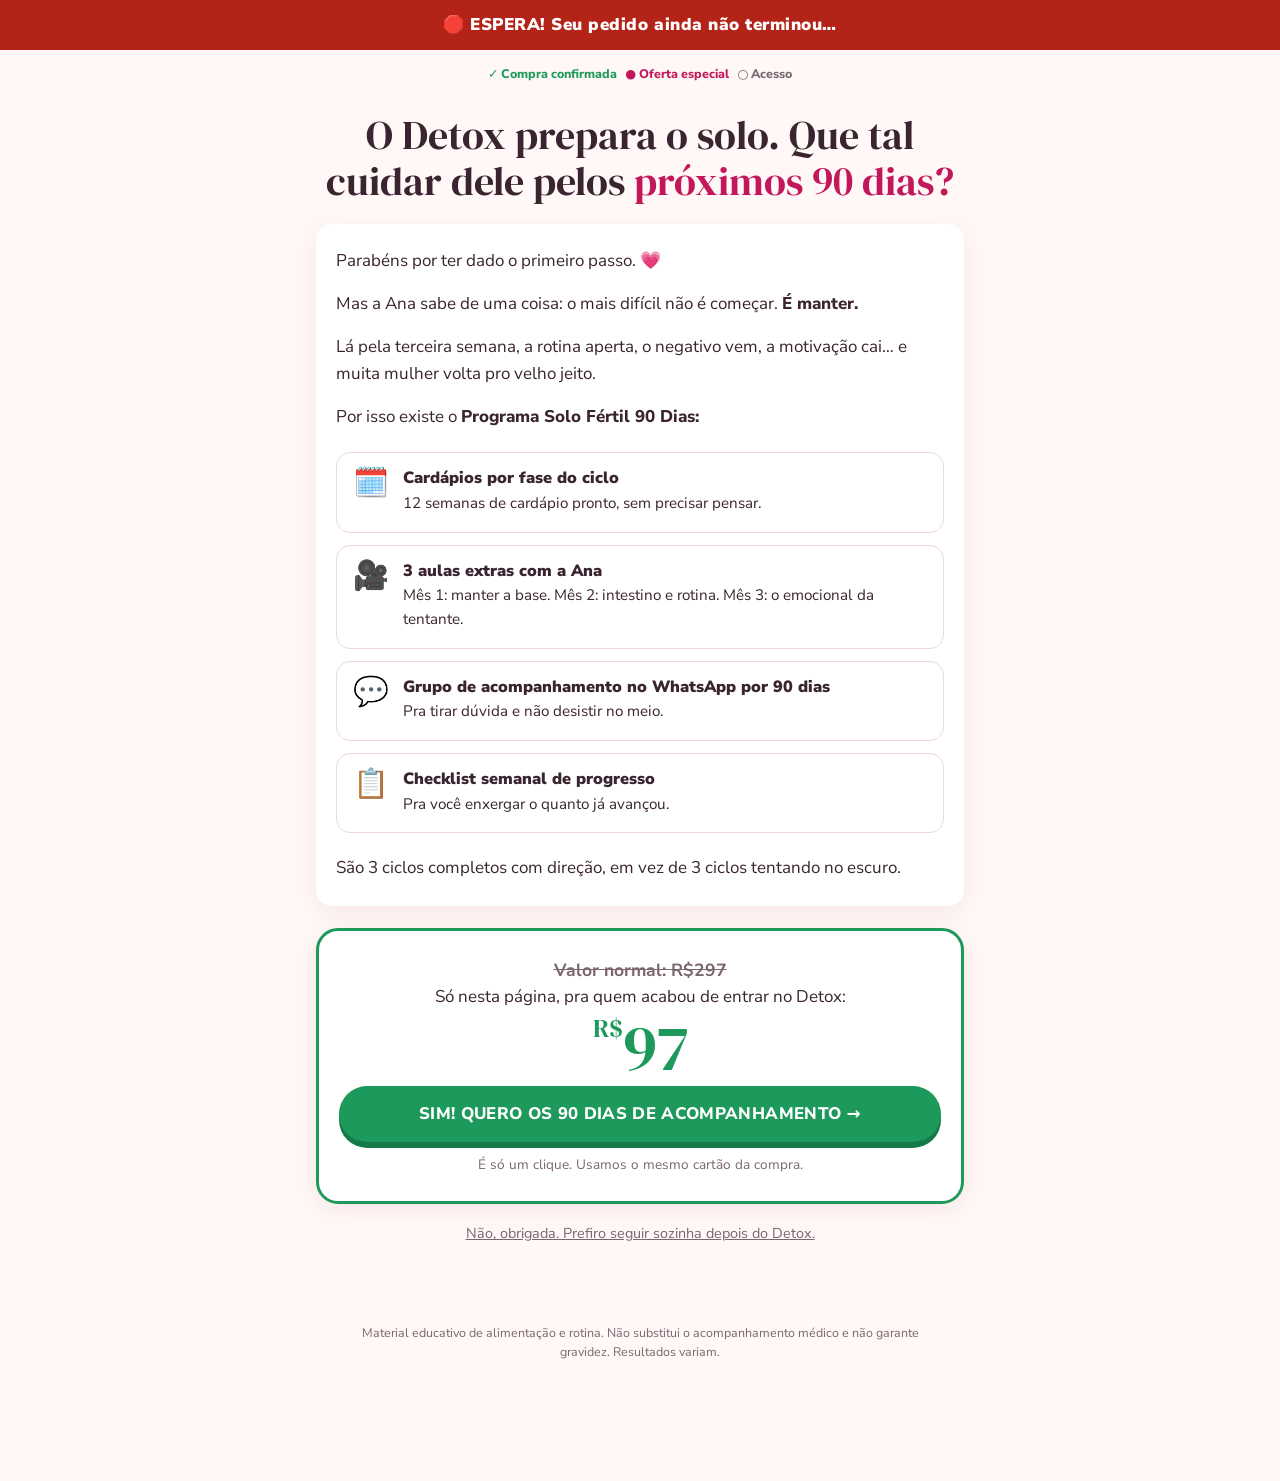
<file: upsell.html>
<!doctype html>
<html lang="pt-BR">
<head>
  <meta charset="utf-8">
  <meta name="viewport" content="width=device-width, initial-scale=1">
  <title>Programa Solo Fértil 90 Dias</title>
  <meta name="robots" content="noindex">
  <meta name="theme-color" content="#c2185b">
  <link rel="preconnect" href="https://fonts.googleapis.com">
  <link rel="preconnect" href="https://fonts.gstatic.com" crossorigin>
  <link href="https://fonts.googleapis.com/css2?family=DM+Serif+Display&family=Nunito+Sans:wght@400;600;700;800;900&display=swap" rel="stylesheet">
  <link rel="stylesheet" href="assets/style.css">
  <script src="assets/config.js"></script>
  <script src="assets/common.js"></script>
</head>
<body>
<div class="alert-top">🛑 ESPERA! Seu pedido ainda não terminou…</div>
<div class="progress-steps"><span class="ok">✓ Compra confirmada</span><span class="now">● Oferta especial</span><span>○ Acesso</span></div>

<section style="padding-top:28px">
  <div class="wrap">
    <h1 style="text-align:center">O Detox prepara o solo. Que tal cuidar dele pelos <span class="hl">próximos 90 dias?</span></h1>
    <div class="card">
      <p>Parabéns por ter dado o primeiro passo. 💗</p>
      <p>Mas a Ana sabe de uma coisa: o mais difícil não é começar. <strong>É manter.</strong></p>
      <p>Lá pela terceira semana, a rotina aperta, o negativo vem, a motivação cai… e muita mulher volta pro velho jeito.</p>
      <p>Por isso existe o <strong>Programa Solo Fértil 90 Dias:</strong></p>
      <div class="stack">
        <div class="item"><div class="ico">🗓️</div><div><h3>Cardápios por fase do ciclo</h3><p>12 semanas de cardápio pronto, sem precisar pensar.</p></div></div>
        <div class="item"><div class="ico">🎥</div><div><h3>3 aulas extras com a Ana</h3><p>Mês 1: manter a base. Mês 2: intestino e rotina. Mês 3: o emocional da tentante.</p></div></div>
        <div class="item"><div class="ico">💬</div><div><h3>Grupo de acompanhamento no WhatsApp por 90 dias</h3><p>Pra tirar dúvida e não desistir no meio.</p></div></div>
        <div class="item"><div class="ico">📋</div><div><h3>Checklist semanal de progresso</h3><p>Pra você enxergar o quanto já avançou.</p></div></div>
      </div>
      <p>São 3 ciclos completos com direção, em vez de 3 ciclos tentando no escuro.</p>
    </div>

    <div class="price-box">
      <div class="de">Valor normal: R$297</div>
      <div>Só nesta página, pra quem acabou de entrar no Detox:</div>
      <div class="por"><small>R$</small>97</div>
      <div class="parc" id="parcelas"></div>
      <!-- Cole aqui o script/botão de 1 clique da sua plataforma, se ela exigir -->
      <a class="btn btn-cta btn-pulse" id="aceitar" href="#">SIM! QUERO OS 90 DIAS DE ACOMPANHAMENTO →</a>
      <span class="btn-sub">É só um clique. Usamos o mesmo cartão da compra.</span>
    </div>
    <a class="link-recusar" id="recusar" href="#">Não, obrigada. Prefiro seguir sozinha depois do Detox.</a>
  </div>
</section>

<footer class="site">
  <p>Material educativo de alimentação e rotina. Não substitui o acompanhamento médico e não garante gravidez. Resultados variam.</p>
</footer>

<script>
  var F = window.FUNIL;
  document.getElementById('aceitar').href = comParametros(F.upsellAceitarUrl);
  document.getElementById('recusar').href = comParametros(F.upsellRecusarUrl);
  var p = document.getElementById('parcelas');
  if (F.upsellParcelasTexto) p.textContent = 'ou ' + F.upsellParcelasTexto; else p.remove();
</script>
</body>
</html>
</file>
<file: assets/style.css>
:root {
  --bg: #fff8f6;
  --surface: #ffffff;
  --soft: #fdecef;
  --soft-2: #f8dbe2;
  --ink: #3a2430;
  --muted: #7b6570;
  --line: #f0d7de;
  --primary: #c2185b;
  --primary-dark: #9c1249;
  --cta: #1d9a5b;
  --cta-dark: #157a47;
  --gold: #b7791f;
  --danger: #b42318;
  --radius: 16px;
  --shadow: 0 6px 24px rgba(156, 18, 73, .08);
  --font: 'Nunito Sans', system-ui, -apple-system, 'Segoe UI', sans-serif;
  --serif: 'DM Serif Display', Georgia, serif;
}

* { box-sizing: border-box; }
html { -webkit-text-size-adjust: 100%; }
body {
  margin: 0;
  background: var(--bg);
  color: var(--ink);
  font-family: var(--font);
  font-size: 17px;
  line-height: 1.55;
}
img { max-width: 100%; display: block; }
h1, h2, h3 { font-family: var(--serif); font-weight: 400; line-height: 1.15; margin: 0 0 .5em; }
h1 { font-size: clamp(1.75rem, 6vw, 2.5rem); }
h2 { font-size: clamp(1.5rem, 5vw, 2.1rem); }
h3 { font-size: 1.25rem; }
p { margin: 0 0 1em; }
strong { font-weight: 800; }
.hl { color: var(--primary); }

/* ---------- Botões ---------- */
.btn {
  display: block;
  width: 100%;
  border: 0;
  border-radius: 999px;
  padding: 18px 22px;
  font: 800 1.05rem/1.2 var(--font);
  letter-spacing: .02em;
  text-align: center;
  text-decoration: none;
  cursor: pointer;
  color: #fff;
  background: var(--primary);
  box-shadow: 0 6px 0 var(--primary-dark);
  transition: transform .08s, box-shadow .08s, opacity .2s;
}
.btn:active { transform: translateY(4px); box-shadow: 0 2px 0 var(--primary-dark); }
.btn:disabled { opacity: .45; cursor: not-allowed; }
.btn-cta { background: var(--cta); box-shadow: 0 6px 0 var(--cta-dark); }
.btn-cta:active { box-shadow: 0 2px 0 var(--cta-dark); }
.btn-pulse { animation: pulse 2.2s infinite; }
@keyframes pulse { 0%, 100% { transform: scale(1); } 50% { transform: scale(1.025); } }
.btn-sub { display: block; text-align: center; font-size: .85rem; color: var(--muted); margin-top: 12px; }
.link-recusar { display: block; text-align: center; color: var(--muted); font-size: .9rem; margin-top: 18px; text-decoration: underline; }

/* ---------- Placeholder de imagem ---------- */
.ph-img { margin: 0 0 1.25em; border-radius: var(--radius); overflow: hidden; }
.ph-img img { width: 100%; height: auto; }
.ph-img > span { display: none; }
.ph-img.missing img { display: none; }
.ph-img.missing > span {
  display: flex; align-items: center; justify-content: center; text-align: center;
  min-height: 200px; padding: 20px;
  border: 2px dashed var(--soft-2); border-radius: var(--radius);
  background: var(--soft); color: var(--muted); font-size: .9rem; font-weight: 700;
}
.placeholder {
  border: 2px dashed var(--soft-2); border-radius: var(--radius);
  background: var(--soft); color: var(--muted);
  padding: 22px; text-align: center; font-size: .9rem; font-weight: 700;
}

/* =========================================================
   QUIZ
   ========================================================= */
.quiz-top {
  position: sticky; top: 0; z-index: 5;
  display: flex; align-items: center; gap: 12px;
  padding: 12px 16px; background: var(--bg);
}
.quiz-top.hidden { visibility: hidden; }
.back {
  width: 36px; height: 36px; flex: none;
  border: 0; border-radius: 50%; background: var(--soft);
  color: var(--primary); font-size: 1.4rem; line-height: 1; cursor: pointer;
}
.back[hidden] { visibility: hidden; display: block; }
.progress { flex: 1; height: 8px; border-radius: 99px; background: var(--soft-2); overflow: hidden; }
.progress > div { height: 100%; width: 0; background: var(--primary); border-radius: 99px; transition: width .35s ease; }
.count { font-size: .8rem; font-weight: 700; color: var(--muted); min-width: 44px; text-align: right; }

.quiz-wrap { max-width: 520px; margin: 0 auto; padding: 8px 16px 40px; }
.step { animation: fadeUp .35s ease both; }
@keyframes fadeUp { from { opacity: 0; transform: translateY(12px); } to { opacity: 1; transform: none; } }

.eyebrow { display: inline-block; font-size: .78rem; font-weight: 800; letter-spacing: .08em; text-transform: uppercase; color: var(--primary); background: var(--soft); padding: 6px 12px; border-radius: 99px; margin-bottom: 14px; }
.q-title { font-family: var(--serif); font-size: clamp(1.5rem, 5.5vw, 1.9rem); line-height: 1.2; margin: 6px 0 6px; }
.q-hint { color: var(--muted); font-size: .95rem; margin-bottom: 18px; }

.options { display: grid; gap: 12px; margin: 18px 0 24px; }
.opt {
  display: flex; align-items: center; gap: 14px;
  width: 100%; padding: 16px 18px;
  background: var(--surface); color: var(--ink);
  border: 2px solid var(--line); border-radius: 14px;
  font: 700 1rem/1.35 var(--font); text-align: left; cursor: pointer;
  transition: border-color .15s, background .15s, transform .08s;
}
.opt:hover { border-color: var(--soft-2); }
.opt:active { transform: scale(.99); }
.opt .mark {
  flex: none; width: 22px; height: 22px;
  border: 2px solid var(--soft-2); border-radius: 50%;
  display: grid; place-items: center; font-size: .8rem; color: #fff;
}
.opt.multi .mark { border-radius: 6px; }
.opt.sel { border-color: var(--primary); background: var(--soft); }
.opt.sel .mark { background: var(--primary); border-color: var(--primary); }
.opt.sel .mark::after { content: '✓'; font-weight: 900; }

.checks { list-style: none; padding: 0; margin: 18px 0 22px; display: grid; gap: 8px; }
.checks li { font-weight: 700; }
.checks li::before { content: '✔️ '; }
.micro { text-align: center; color: var(--muted); font-size: .85rem; margin-top: 12px; }

.card {
  background: var(--surface); border-radius: var(--radius);
  padding: 24px 20px; box-shadow: var(--shadow); margin-bottom: 22px;
}
.card p:last-child { margin-bottom: 0; }
.validation .icon { font-size: 2.6rem; margin-bottom: 8px; }

.loading { text-align: center; padding-top: 30px; }
.loader-ring {
  width: 64px; height: 64px; margin: 0 auto 22px;
  border: 6px solid var(--soft-2); border-top-color: var(--primary); border-radius: 50%;
  animation: spin 1s linear infinite;
}
.loader-ring.done { animation: none; border-color: var(--cta); display: grid; place-items: center; color: var(--cta); font-size: 1.6rem; font-weight: 900; }
@keyframes spin { to { transform: rotate(360deg); } }
.load-bar { height: 12px; background: var(--soft-2); border-radius: 99px; overflow: hidden; margin: 18px 0 8px; }
.load-bar > div { height: 100%; width: 0; background: linear-gradient(90deg, var(--primary), #e75a8d); border-radius: 99px; }
.load-pct { font-weight: 800; color: var(--primary); }
.load-list { list-style: none; padding: 0; margin: 22px 0; text-align: left; display: grid; gap: 10px; }
.load-list li { opacity: .35; font-weight: 700; transition: opacity .3s; }
.load-list li.ok { opacity: 1; }
.load-list li::before { content: '○ '; color: var(--muted); }
.load-list li.ok::before { content: '✅ '; }

.result-badge {
  text-align: center; background: var(--primary); color: #fff;
  border-radius: var(--radius); padding: 22px 18px; margin-bottom: 20px;
}
.result-badge small { display: block; font-size: .8rem; letter-spacing: .1em; text-transform: uppercase; opacity: .85; font-weight: 800; }
.result-badge strong { display: block; font-family: var(--serif); font-weight: 400; font-size: clamp(1.7rem, 7vw, 2.2rem); margin-top: 4px; }
.result-badge .emo { font-size: 2.2rem; }
.step-box { border-left: 4px solid var(--cta); background: #effaf4; border-radius: 0 12px 12px 0; padding: 16px 18px; margin: 18px 0 24px; }
.important { border-left: 4px solid var(--gold); background: #fdf6ea; border-radius: 0 12px 12px 0; padding: 14px 18px; font-size: .95rem; margin-bottom: 18px; }

.disclaimer { max-width: 640px; margin: 0 auto; padding: 24px 16px 100px; font-size: .78rem; color: var(--muted); text-align: center; }

/* =========================================================
   PÁGINA DE VENDAS
   ========================================================= */
.wrap { max-width: 680px; margin: 0 auto; padding: 0 16px; }
section { padding: 48px 0; }
section.alt { background: var(--surface); }
section.pink { background: var(--soft); }
section.dark { background: var(--ink); color: #fff; }
section.dark .hl { color: #ff9cc0; }

.topbar { background: var(--primary); color: #fff; text-align: center; font-size: .88rem; font-weight: 700; padding: 10px 16px; }
.perfil-banner { background: var(--soft); border: 2px solid var(--soft-2); border-radius: var(--radius); padding: 16px 18px; margin: 22px 0 0; font-size: .97rem; }
.perfil-banner[hidden] { display: none; }

.hero { padding-top: 28px; text-align: center; }
.hero .sub { font-size: 1.1rem; color: var(--muted); }
.proof-pill { display: inline-block; background: var(--surface); border: 1px solid var(--line); border-radius: 99px; padding: 8px 16px; font-size: .9rem; font-weight: 700; margin: 6px 0 22px; }

.story p { font-size: 1.08rem; }
.story .beat { font-size: 1.3rem; font-weight: 800; color: var(--primary); }
.quote { font-style: italic; color: var(--muted); }

.steps3 { display: grid; gap: 14px; margin: 24px 0; }
.steps3 .s { display: flex; gap: 14px; align-items: flex-start; background: var(--surface); border-radius: 14px; padding: 16px; box-shadow: var(--shadow); }
.steps3 .n { flex: none; width: 40px; height: 40px; border-radius: 50%; background: var(--primary); color: #fff; display: grid; place-items: center; font-weight: 900; }
.steps3 h3 { margin: 0 0 4px; font-family: var(--font); font-weight: 900; font-size: 1.05rem; }
.steps3 p { margin: 0; font-size: .97rem; }

.bullets { list-style: none; padding: 0; margin: 0 0 1.2em; display: grid; gap: 8px; }
.bullets li { padding-left: 28px; position: relative; }
.bullets li::before { content: '🔸'; position: absolute; left: 0; }

.enemy { display: grid; gap: 14px; }
.enemy .e { background: var(--surface); border-radius: 14px; padding: 18px; border-left: 4px solid var(--danger); }
.enemy h3 { font-family: var(--font); font-weight: 900; font-size: 1.05rem; margin-bottom: 6px; }
.enemy p { margin: 0; font-size: .97rem; }

.proof-grid { display: grid; gap: 14px; grid-template-columns: 1fr; }
@media (min-width: 560px) { .proof-grid { grid-template-columns: 1fr 1fr; } }

.stack { display: grid; gap: 12px; margin: 22px 0; }
.item { display: flex; gap: 14px; background: var(--surface); border: 1px solid var(--line); border-radius: 14px; padding: 16px; }
.item .ico { font-size: 1.8rem; line-height: 1; flex: none; }
.item h3 { font-family: var(--font); font-weight: 900; font-size: 1.02rem; margin: 0 0 4px; }
.item p { margin: 0 0 6px; font-size: .95rem; }
.item .val { font-size: .85rem; font-weight: 800; color: var(--muted); }
.item.bonus { border: 2px dashed var(--gold); background: #fffaf0; }
.item.bonus .tag { display: inline-block; font-size: .72rem; font-weight: 900; letter-spacing: .08em; color: #fff; background: var(--gold); border-radius: 6px; padding: 2px 8px; margin-bottom: 6px; }

.anchor-list { list-style: none; padding: 0; margin: 0 0 18px; display: grid; gap: 8px; }
.anchor-list li { display: flex; justify-content: space-between; gap: 12px; background: var(--surface); padding: 12px 16px; border-radius: 10px; }
.anchor-list li b { color: var(--danger); white-space: nowrap; }

table.value { width: 100%; border-collapse: collapse; background: var(--surface); border-radius: 14px; overflow: hidden; font-size: .95rem; margin: 18px 0; }
table.value td { padding: 11px 14px; border-bottom: 1px solid var(--line); }
table.value td:last-child { text-align: right; white-space: nowrap; color: var(--muted); }
table.value tr.total td { font-weight: 900; color: var(--ink); background: var(--soft); border: 0; }
table.value tr.total td:last-child { text-decoration: line-through; color: var(--danger); }

.price-box { background: var(--surface); border: 3px solid var(--cta); border-radius: 22px; padding: 26px 20px; text-align: center; box-shadow: var(--shadow); }
.price-box .de { color: var(--muted); text-decoration: line-through; font-size: 1.1rem; font-weight: 700; }
.price-box .por { font-family: var(--serif); font-size: 4rem; line-height: 1; color: var(--cta); margin: 6px 0; }
.price-box .por small { font-size: 1.6rem; vertical-align: top; }
.price-box .parc { color: var(--muted); font-weight: 700; margin-bottom: 16px; }
.price-box .eq { font-size: .95rem; margin: 16px 0 20px; }
.secure { display: flex; flex-wrap: wrap; justify-content: center; gap: 6px 14px; font-size: .8rem; color: var(--muted); margin-top: 14px; font-weight: 700; }

table.compare { width: 100%; border-collapse: separate; border-spacing: 0; font-size: .92rem; margin: 18px 0; }
table.compare th { padding: 12px 10px; font-size: .88rem; }
table.compare th:first-child { background: #fbe9e7; color: var(--danger); border-radius: 12px 0 0 0; }
table.compare th:last-child { background: #e3f6ec; color: var(--cta-dark); border-radius: 0 12px 0 0; }
table.compare td { padding: 12px 10px; vertical-align: top; background: var(--surface); border-bottom: 1px solid var(--line); width: 50%; }
table.compare td:first-child { color: var(--muted); }
table.compare td:last-child { font-weight: 700; }

.ana-sign { font-weight: 800; margin-top: 20px; }
.ana-sign span { display: block; font-weight: 600; color: var(--muted); font-size: .9rem; }

.guarantee { display: flex; gap: 18px; align-items: center; background: var(--surface); border-radius: 22px; padding: 24px 20px; box-shadow: var(--shadow); }
.seal { flex: none; width: 96px; height: 96px; border-radius: 50%; background: radial-gradient(circle, #f6d27a, var(--gold)); color: #fff; display: grid; place-items: center; text-align: center; font-weight: 900; font-size: .78rem; line-height: 1.1; border: 4px solid #fff; box-shadow: 0 0 0 3px var(--gold); }
.seal b { font-size: 1.8rem; display: block; }
@media (max-width: 480px) { .guarantee { flex-direction: column; text-align: center; } }

.countdown { display: flex; justify-content: center; gap: 10px; margin: 18px 0 22px; }
.countdown div { background: var(--primary); color: #fff; border-radius: 12px; min-width: 66px; padding: 10px 6px; text-align: center; }
.countdown b { display: block; font-size: 1.7rem; line-height: 1.1; font-variant-numeric: tabular-nums; }
.countdown span { font-size: .7rem; text-transform: uppercase; letter-spacing: .08em; font-weight: 800; opacity: .9; }
.lose { list-style: none; padding: 0; margin: 0 0 18px; display: grid; gap: 6px; }
.lose li::before { content: '❌ '; }

.faq details { background: var(--surface); border-radius: 14px; margin-bottom: 10px; border: 1px solid var(--line); }
.faq summary { cursor: pointer; padding: 16px 44px 16px 18px; font-weight: 800; list-style: none; position: relative; }
.faq summary::-webkit-details-marker { display: none; }
.faq summary::after { content: '+'; position: absolute; right: 18px; top: 50%; transform: translateY(-50%); font-size: 1.4rem; color: var(--primary); }
.faq details[open] summary::after { content: '−'; }
.faq details p { padding: 0 18px 16px; margin: 0; color: var(--ink); font-size: .97rem; }

.paths { display: grid; gap: 14px; margin: 22px 0; }
.path { border-radius: 16px; padding: 20px; }
.path h3 { font-family: var(--font); font-weight: 900; font-size: 1.1rem; }
.path p { margin: 0; }
.path.bad { background: rgba(255,255,255,.06); border: 1px solid rgba(255,255,255,.18); }
.path.good { background: #fff; color: var(--ink); border: 3px solid var(--cta); }

.ps { font-size: 1rem; }
.ps p { margin-bottom: 14px; }

.sticky-cta {
  position: fixed; left: 0; right: 0; bottom: 0; z-index: 20;
  background: rgba(255,255,255,.97); border-top: 1px solid var(--line);
  padding: 10px 16px calc(10px + env(safe-area-inset-bottom));
  box-shadow: 0 -6px 20px rgba(0,0,0,.06);
  transform: translateY(110%); transition: transform .3s;
}
.sticky-cta.show { transform: none; }
.sticky-cta .in { max-width: 680px; margin: 0 auto; display: flex; gap: 12px; align-items: center; }
.sticky-cta .t { font-size: .78rem; font-weight: 800; color: var(--muted); line-height: 1.2; flex: none; }
.sticky-cta .t b { display: block; color: var(--primary); font-size: .95rem; font-variant-numeric: tabular-nums; }
.sticky-cta .btn { padding: 14px 16px; font-size: .92rem; box-shadow: none; }

footer.site { text-align: center; font-size: .78rem; color: var(--muted); padding: 30px 16px 110px; }
footer.site p { max-width: 560px; margin: 0 auto 10px; }

/* Upsell */
.alert-top { background: var(--danger); color: #fff; text-align: center; font-weight: 900; padding: 12px 16px; letter-spacing: .03em; }
.progress-steps { display: flex; justify-content: center; gap: 8px; font-size: .78rem; font-weight: 800; color: var(--muted); padding: 14px 16px 0; flex-wrap: wrap; }
.progress-steps .ok { color: var(--cta); }
.progress-steps .now { color: var(--primary); }

/* =========================================================
   GANCHO DO QUIZ (tela de abertura)
   ========================================================= */
.hook { padding-top: 14px; text-align: center; }

.alert-pill {
  display: inline-flex; align-items: center; gap: 8px;
  background: #fff0f0; color: var(--danger);
  border: 2px solid #f7c4c4; border-radius: 99px;
  padding: 7px 16px; margin-bottom: 14px;
  font-size: .8rem; font-weight: 900; letter-spacing: .1em;
  animation: pillPulse 1.8s ease-in-out infinite;
}
@keyframes pillPulse {
  0%, 100% { box-shadow: 0 0 0 0 rgba(180, 35, 24, .35); }
  50% { box-shadow: 0 0 0 8px rgba(180, 35, 24, 0); }
}
.live-dot {
  width: 9px; height: 9px; border-radius: 50%; background: #e5372b; flex: none;
  animation: blink 1.1s ease-in-out infinite;
}
@keyframes blink { 50% { opacity: .25; transform: scale(.7); } }

.hook-title { font-size: clamp(2rem, 8.5vw, 2.7rem); line-height: 1.08; margin-bottom: 12px; }
.neg {
  display: inline-block; color: var(--danger); position: relative;
  animation: shake 3.2s ease-in-out infinite;
}
.neg::after {
  content: ''; position: absolute; left: -2%; right: -2%; top: 54%; height: 4px;
  background: var(--danger); border-radius: 4px; transform: scaleX(0); transform-origin: left;
  animation: strike 3.2s ease-in-out infinite;
}
@keyframes shake {
  0%, 70%, 100% { transform: none; }
  73% { transform: translateX(-4px) rotate(-2deg); }
  76% { transform: translateX(4px) rotate(2deg); }
  79% { transform: translateX(-3px); }
  82% { transform: translateX(2px); }
}
@keyframes strike { 0%, 20% { transform: scaleX(0); } 35%, 100% { transform: scaleX(1); } }
.heartbeat { display: inline-block; animation: heartbeat 1.3s ease-in-out infinite; }
@keyframes heartbeat {
  0%, 100% { transform: scale(1); }
  14% { transform: scale(1.25); }
  28% { transform: scale(1); }
  42% { transform: scale(1.18); }
  70% { transform: scale(1); }
}
.grad {
  background: linear-gradient(90deg, #c2185b, #ff4f9a, #9c27b0, #c2185b);
  background-size: 300% 100%;
  -webkit-background-clip: text; background-clip: text; color: transparent;
  animation: gradMove 5s linear infinite;
}
@keyframes gradMove { to { background-position: 300% 0; } }

.hook-sub { font-size: 1.08rem; color: var(--ink); margin: 0 auto 18px; max-width: 30em; }

.hero-img {
  position: relative; margin: 0 0 18px; border-radius: 22px; overflow: hidden;
  box-shadow: 0 12px 34px rgba(156, 18, 73, .25);
  animation: glow 3s ease-in-out infinite;
}
@keyframes glow {
  0%, 100% { box-shadow: 0 12px 34px rgba(156, 18, 73, .22); }
  50% { box-shadow: 0 12px 44px rgba(214, 51, 108, .45); }
}
.hero-img img {
  width: 100%; height: 340px; object-fit: cover; object-position: center 62%;
  animation: kenburns 14s ease-in-out infinite alternate;
}
@keyframes kenburns { from { transform: scale(1); } to { transform: scale(1.08); } }
.hero-img.missing img { display: none; }
.hero-img.missing { min-height: 200px; background: var(--soft); }

.float-hearts { position: absolute; inset: 0; pointer-events: none; overflow: hidden; }
.float-hearts i {
  position: absolute; bottom: -30px; font-style: normal; font-size: 1.3rem; opacity: 0;
  animation: floatUp 6s ease-in infinite;
}
.float-hearts i:nth-child(1) { left: 8%;  animation-delay: 0s; }
.float-hearts i:nth-child(2) { left: 22%; animation-delay: 1.6s; font-size: 1rem; }
.float-hearts i:nth-child(3) { left: 38%; animation-delay: 3.1s; }
.float-hearts i:nth-child(4) { left: 55%; animation-delay: .8s;  font-size: 1.6rem; }
.float-hearts i:nth-child(5) { left: 70%; animation-delay: 2.4s; }
.float-hearts i:nth-child(6) { left: 84%; animation-delay: 4s;   font-size: 1rem; }
.float-hearts i:nth-child(7) { left: 92%; animation-delay: 5s; }
@keyframes floatUp {
  0% { transform: translateY(0) scale(.6); opacity: 0; }
  15% { opacity: 1; }
  100% { transform: translateY(-380px) translateX(-14px) scale(1.15); opacity: 0; }
}

.img-badge {
  position: absolute; left: 50%; bottom: 14px; transform: translateX(-50%);
  display: inline-flex; align-items: center; gap: 8px; white-space: nowrap;
  background: rgba(255, 255, 255, .94); color: var(--ink);
  border-radius: 99px; padding: 8px 16px; font-size: .88rem; font-weight: 700;
  box-shadow: 0 4px 14px rgba(0, 0, 0, .15);
  -webkit-backdrop-filter: blur(4px); backdrop-filter: blur(4px);
}
.img-badge b { color: var(--primary); font-weight: 900; }

.hook-checks {
  list-style: none; padding: 0; margin: 0 0 22px;
  display: grid; grid-template-columns: repeat(3, 1fr); gap: 8px;
}
.hook-checks li {
  background: var(--surface); border: 1px solid var(--line); border-radius: 14px;
  padding: 10px 6px; font-size: .76rem; font-weight: 800; line-height: 1.25;
}
.hook-checks span { display: block; font-size: 1.35rem; margin-bottom: 4px; }

/* Botão principal com pulso + brilho + ondas */
.btn-mega {
  position: relative; overflow: visible;
  padding: 21px 22px; font-size: 1.12rem;
  background: linear-gradient(135deg, #e0306f, #c2185b 55%, #9c1249);
  box-shadow: 0 6px 0 #7d0e3a, 0 10px 30px rgba(194, 24, 91, .45);
  animation: megaPulse 1.6s ease-in-out infinite;
}
.btn-mega > span { position: relative; z-index: 2; }
.btn-mega::before {
  content: ''; position: absolute; inset: 0; border-radius: inherit; overflow: hidden;
  background: linear-gradient(110deg, transparent 30%, rgba(255,255,255,.55) 50%, transparent 70%);
  background-size: 250% 100%; background-position: 150% 0;
  animation: shine 2.6s ease-in-out infinite; z-index: 1;
}
.btn-mega::after {
  content: ''; position: absolute; inset: 0; border-radius: inherit;
  border: 3px solid rgba(214, 51, 108, .7);
  animation: ripple 1.6s ease-out infinite; z-index: 0;
}
.btn-mega:active { transform: translateY(4px); box-shadow: 0 2px 0 #7d0e3a; animation: none; }
@keyframes megaPulse { 0%, 100% { transform: scale(1); } 50% { transform: scale(1.04); } }
@keyframes shine { 0% { background-position: 150% 0; } 60%, 100% { background-position: -100% 0; } }
@keyframes ripple { 0% { transform: scale(1); opacity: .8; } 100% { transform: scale(1.12, 1.45); opacity: 0; } }

@media (prefers-reduced-motion: reduce) {
  *, *::before, *::after { animation: none !important; transition: none !important; }
}

/* =========================================================
   TELA DE IDENTIFICAÇÃO (antes da 1ª pergunta)
   ========================================================= */
.identify { text-align: center; padding-top: 4px; }
.id-title {
  font-family: var(--font); font-weight: 900; text-transform: uppercase;
  color: #e0201b; font-size: clamp(1.45rem, 6.4vw, 2rem); line-height: 1.15;
  letter-spacing: -.01em; margin: 4px 0 16px;
}
.id-pos {
  display: inline-block; background: #e0201b; color: #fff;
  padding: 0 8px; border-radius: 8px; transform: rotate(-2deg);
  animation: posPulse 1.6s ease-in-out infinite;
}
@keyframes posPulse {
  0%, 100% { transform: rotate(-2deg) scale(1); box-shadow: 0 0 0 0 rgba(224, 32, 27, .45); }
  50% { transform: rotate(-2deg) scale(1.06); box-shadow: 0 0 0 10px rgba(224, 32, 27, 0); }
}
.id-img {
  margin: 0 0 18px; border-radius: 22px; overflow: hidden;
  box-shadow: 0 12px 34px rgba(0, 0, 0, .22);
  animation: popIn .6s cubic-bezier(.2, .9, .3, 1.2) both .1s;
}
.id-img img { width: 100%; height: auto; aspect-ratio: 1 / 1; object-fit: cover; }
.id-img.missing { min-height: 260px; background: var(--soft); }
.id-img.missing img { display: none; }
@keyframes popIn { from { opacity: 0; transform: scale(.92); } to { opacity: 1; transform: none; } }
.id-sub { font-size: 1.05rem; margin-bottom: 20px; }
.identify .btn-mega { background: linear-gradient(135deg, #f0413a, #e0201b 55%, #b3140f); box-shadow: 0 6px 0 #8a0f0b, 0 10px 30px rgba(224, 32, 27, .4); }
.identify .btn-mega::after { border-color: rgba(224, 32, 27, .7); }
.identify .btn-mega:active { box-shadow: 0 2px 0 #8a0f0b; }

/* =========================================================
   TELA "CORPO SOBRECARREGADO"
   ========================================================= */
.overload { text-align: center; }
.ov-title {
  font-family: var(--font); font-weight: 900; text-transform: uppercase;
  font-size: clamp(1.35rem, 6vw, 1.85rem); line-height: 1.15; letter-spacing: -.01em;
  color: #111; margin: 4px 0 10px;
}
.ov-title .red { color: #e0201b; }
.ov-title u { text-decoration-thickness: 3px; text-underline-offset: 4px; }
.ov-sub { font-weight: 800; text-transform: uppercase; font-size: .82rem; letter-spacing: .01em; margin-bottom: 14px; }
.red-u { color: #e0201b; text-decoration: underline; text-underline-offset: 3px; }

.ov-tags { display: grid; grid-template-columns: 1fr 1.4fr; gap: 8px; margin-bottom: 14px; }
.ov-tag { border-radius: 99px; padding: 9px 10px; font-weight: 900; font-size: .78rem; letter-spacing: .02em; }
.ov-tag.soft { background: #fff4e5; color: #c0392b; border: 1px solid #f7dcc0; }
.ov-tag.hot { background: #ff3334; color: #fff; animation: tagPulse 1.5s ease-in-out infinite; }
@keyframes tagPulse {
  0%, 100% { box-shadow: 0 0 0 0 rgba(255, 51, 52, .5); transform: scale(1); }
  50% { box-shadow: 0 0 0 8px rgba(255, 51, 52, 0); transform: scale(1.03); }
}

.ov-card {
  background: #fff; border-radius: 22px; overflow: hidden; text-align: left;
  box-shadow: 0 12px 34px rgba(0, 0, 0, .14); margin-bottom: 20px;
  animation: popIn .6s cubic-bezier(.2, .9, .3, 1.2) both .1s;
}
.ov-head {
  background: linear-gradient(135deg, var(--primary), var(--primary-dark));
  color: #fff; padding: 14px 18px; display: flex; flex-direction: column; gap: 2px;
}
.ov-head span { font-weight: 900; letter-spacing: .08em; font-size: .9rem; }
.ov-head small { opacity: .85; font-weight: 700; font-size: .78rem; }
.ov-body { padding: 18px 18px 6px; }
.ov-body h2 { font-family: var(--font); font-weight: 900; font-size: clamp(1.25rem, 5.5vw, 1.6rem); line-height: 1.2; color: #111; margin-bottom: 10px; }
.ov-body p { color: #444; font-size: .98rem; }
.ov-img { margin: 0; }
.ov-img img { width: 100%; height: auto; }
.ov-img.missing { display: none; }
.ov-list { list-style: none; margin: 0; padding: 16px 18px 4px; display: grid; gap: 12px; }
.ov-list li { display: flex; gap: 12px; align-items: flex-start; font-size: .94rem; line-height: 1.35; opacity: 0; animation: slideIn .45s ease forwards; }
.ov-list li:nth-child(1) { animation-delay: .5s; }
.ov-list li:nth-child(2) { animation-delay: .8s; }
.ov-list li:nth-child(3) { animation-delay: 1.1s; }
.ov-list li > span { flex: none; width: 36px; height: 36px; border-radius: 50%; background: var(--soft); display: grid; place-items: center; font-size: 1.1rem; }
.ov-list b { display: block; color: #111; }
@keyframes slideIn { from { opacity: 0; transform: translateX(-12px); } to { opacity: 1; transform: none; } }
.ov-good { margin: 12px 18px 18px; padding: 12px 14px; background: #effaf4; border-radius: 12px; font-size: .94rem; }
.overload .btn-mega { font-size: 1rem; padding: 19px 18px; }

/* =========================================================
   TELA DE AUTORIDADE — NUTRI ANA
   ========================================================= */
.expert { text-align: center; }
.ex-pill {
  border-radius: 99px; padding: 11px 16px; font-weight: 900; font-size: .85rem;
  letter-spacing: .02em; color: #111; margin-bottom: 14px;
}
.ex-pill.green { background: #c9f7d3; border: 1px solid #9fe5b0; }
.ex-pill.cream { background: #fff6e6; border: 1px solid #f6e3c0; animation: creamGlow 2.4s ease-in-out infinite; }
@keyframes creamGlow { 0%, 100% { box-shadow: 0 0 0 0 rgba(22, 163, 74, .25); } 50% { box-shadow: 0 0 0 7px rgba(22, 163, 74, 0); } }
.wave { display: inline-block; transform-origin: 70% 70%; animation: wave 2.2s ease-in-out infinite; }
@keyframes wave { 0%, 60%, 100% { transform: rotate(0); } 10%, 30% { transform: rotate(16deg); } 20%, 40% { transform: rotate(-8deg); } }
.ex-title {
  font-family: var(--font); font-weight: 900; text-transform: uppercase; color: #111;
  font-size: clamp(1.45rem, 6.6vw, 2rem); line-height: 1.12; letter-spacing: -.01em; margin: 2px 0 14px;
}
.green-t { color: #16a34a; }
.point { display: inline-block; animation: bounceDown 1.2s ease-in-out infinite; }
@keyframes bounceDown { 0%, 100% { transform: translateY(0); } 50% { transform: translateY(6px); } }

.ex-img {
  margin: 0 0 16px; border-radius: 22px; overflow: hidden;
  box-shadow: 0 12px 34px rgba(110, 40, 140, .2);
  animation: popIn .6s cubic-bezier(.2, .9, .3, 1.2) both .1s;
}
.ex-img img { width: 100%; height: auto; }
.ex-img.missing { display: none; }

.ex-stats { display: grid; grid-template-columns: repeat(3, 1fr); gap: 8px; margin-bottom: 16px; }
.ex-stats div {
  background: #fff; border: 1px solid #d9f2df; border-radius: 14px; padding: 12px 6px;
  opacity: 0; animation: slideUp .45s ease forwards;
}
.ex-stats div:nth-child(1) { animation-delay: .4s; }
.ex-stats div:nth-child(2) { animation-delay: .6s; }
.ex-stats div:nth-child(3) { animation-delay: .8s; }
.ex-stats b { display: block; color: #16a34a; font-size: 1.35rem; font-weight: 900; line-height: 1.1; }
.ex-stats span { display: block; font-size: .7rem; font-weight: 700; color: var(--muted); line-height: 1.25; margin-top: 4px; }
@keyframes slideUp { from { opacity: 0; transform: translateY(10px); } to { opacity: 1; transform: none; } }

.ex-quote { background: #fff; border-left: 4px solid #16a34a; border-radius: 0 14px 14px 0; padding: 14px 16px; text-align: left; margin-bottom: 16px; box-shadow: var(--shadow); }
.ex-quote p { margin: 0 0 6px; font-style: italic; font-size: .97rem; }
.ex-quote span { font-size: .82rem; font-weight: 800; color: var(--muted); }
.ex-sub { font-size: 1.02rem; margin-bottom: 18px; }

.btn-mega.green { background: linear-gradient(135deg, #22c55e, #16a34a 55%, #12813b); box-shadow: 0 6px 0 #0e6a30, 0 10px 30px rgba(22, 163, 74, .4); }
.btn-mega.green::after { border-color: rgba(22, 163, 74, .7); }
.btn-mega.green:active { box-shadow: 0 2px 0 #0e6a30; }

/* =========================================================
   TELA DE HISTÓRIA (8 anos tentando)
   ========================================================= */
.story-step { text-align: center; }
.st-pre { font-weight: 900; text-transform: uppercase; font-size: .88rem; margin: 6px 0 4px; color: #111; }
.st-title {
  font-family: var(--font); font-weight: 900; text-transform: uppercase; color: #111;
  font-size: clamp(1.4rem, 6.2vw, 1.95rem); line-height: 1.12; letter-spacing: -.01em; margin: 0 0 14px;
}
.st-title .red { color: #e0201b; }
.st-pill {
  background: #c9f7d3; border: 1px solid #9fe5b0; color: #146c34;
  border-radius: 99px; padding: 11px 16px; font-size: .84rem; text-transform: uppercase;
  line-height: 1.35; margin-bottom: 14px;
  animation: creamGlow 2.4s ease-in-out infinite;
}
.st-pill strong { color: #0e5a2a; }
.sparkle { display: inline-block; animation: heartbeat 1.6s ease-in-out infinite; }
.st-img {
  position: relative; margin: 0 auto 20px; max-width: 420px; border-radius: 22px; overflow: hidden;
  box-shadow: 0 12px 34px rgba(22, 163, 74, .22);
  animation: popIn .6s cubic-bezier(.2, .9, .3, 1.2) both .1s;
}
.st-img img { width: 100%; height: auto; aspect-ratio: 3 / 4; object-fit: cover; }
.st-img.missing { display: none; }

/* =========================================================
   TELA "PASSO 01" — PROTOCOLO
   ========================================================= */
.step1 { text-align: center; }
.p1-pill {
  display: inline-flex; align-items: center; gap: 10px;
  background: #ededed; border: 1px solid #dcdcdc; border-radius: 10px;
  padding: 10px 34px; font-weight: 900; font-size: .95rem; color: #111; margin-bottom: 16px;
}
.gdot {
  width: 14px; height: 14px; border-radius: 50%;
  background: radial-gradient(circle at 35% 35%, #7ef0a7, #16a34a 60%, #0e6a30);
  animation: blink 1.4s ease-in-out infinite;
}
.p1-title {
  font-family: var(--font); font-weight: 900; text-transform: uppercase; color: #111;
  font-size: clamp(1.45rem, 6.4vw, 2rem); line-height: 1.12; letter-spacing: -.01em; margin: 0 0 10px;
}
.p1-title .red { color: #e0201b; }
.p1-sub { text-transform: uppercase; font-size: .85rem; font-weight: 600; margin-bottom: 16px; }
.p1-sub a { color: #16a34a; font-weight: 900; text-decoration: underline; text-underline-offset: 3px; }

.p1-mock {
  position: relative; margin: 0 0 18px; border-radius: 22px; overflow: hidden;
  box-shadow: 0 14px 36px rgba(14, 90, 42, .28);
  animation: popIn .6s cubic-bezier(.2, .9, .3, 1.2) both .1s, glowGreen 3s ease-in-out infinite 1s;
}
@keyframes glowGreen {
  0%, 100% { box-shadow: 0 14px 36px rgba(14, 90, 42, .25); }
  50% { box-shadow: 0 14px 46px rgba(22, 163, 74, .5); }
}
.p1-mock img { width: 100%; height: auto; }
.p1-mock.missing { display: none; }
.p1-shine {
  position: absolute; inset: 0; pointer-events: none;
  background: linear-gradient(110deg, transparent 35%, rgba(255, 255, 255, .45) 50%, transparent 65%);
  background-size: 250% 100%; background-position: 150% 0;
  animation: shine 3.4s ease-in-out infinite 1.2s;
}

.p1-case { font-size: 1rem; margin-bottom: 14px; }
.p1-tag {
  display: inline-block; background: #16a34a; color: #fff; font-weight: 900;
  padding: 1px 6px; animation: tagPulseG 1.6s ease-in-out infinite;
}
@keyframes tagPulseG {
  0%, 100% { box-shadow: 0 0 0 0 rgba(22, 163, 74, .5); }
  50% { box-shadow: 0 0 0 6px rgba(22, 163, 74, 0); }
}
.p1-photo {
  margin: 0 auto 18px; max-width: 330px; border-radius: 22px; overflow: hidden;
  box-shadow: 0 12px 30px rgba(0, 0, 0, .18);
}
.p1-photo img { width: 100%; height: auto; }
.p1-photo.missing { display: none; }

/* Faixas "❌ ..." */
.no-pills { display: grid; gap: 8px; margin: -4px 0 20px; }
.no-pill {
  background: #ffe4e6; border: 1px solid #fecdd3; color: #e11d48;
  border-radius: 18px; padding: 11px 14px;
  font-weight: 900; font-size: .9rem; letter-spacing: .01em;
  opacity: 0; animation: slideUp .45s ease forwards, noPulse 2.4s ease-in-out infinite;
}
.no-pill:nth-child(1) { animation-delay: .5s, 1.2s; }
.no-pill:nth-child(2) { animation-delay: .8s, 2.4s; }
@keyframes noPulse {
  0%, 100% { box-shadow: 0 0 0 0 rgba(225, 29, 72, .3); }
  50% { box-shadow: 0 0 0 6px rgba(225, 29, 72, 0); }
}

/* Variação com texto normal + palavras em negrito */
.no-pill.txt { color: #111; font-weight: 500; font-size: .95rem; }
.no-pill.txt b { font-weight: 900; }
.yes-pill {
  background: #d1fadb; border: 1px solid #a7f0b9; color: #111;
  border-radius: 18px; padding: 11px 14px; font-weight: 500; font-size: .95rem; line-height: 1.35;
  opacity: 0; animation: slideUp .45s ease forwards 1.1s, yesPulse 2.4s ease-in-out infinite 2s;
}
.yes-pill b { font-weight: 900; }
.yes-pill .g { color: #16a34a; }
@keyframes yesPulse {
  0%, 100% { box-shadow: 0 0 0 0 rgba(22, 163, 74, .35); }
  50% { box-shadow: 0 0 0 7px rgba(22, 163, 74, 0); }
}

/* Palavra riscada em vermelho */
.strike-red { color: #e0201b; text-decoration: none; position: relative; display: inline-block; }
.strike-red::after {
  content: ''; position: absolute; left: -2%; right: -2%; top: 52%; height: 3px;
  background: #e0201b; border-radius: 3px; transform-origin: left;
  animation: strikeOnce .6s ease forwards .4s; transform: scaleX(0);
}
@keyframes strikeOnce { to { transform: scaleX(1); } }

/* Lista numerada 1️⃣ 2️⃣ */
.num-list { list-style: none; padding: 0; margin: 4px 0 22px; display: grid; gap: 14px; text-align: left; }
.num-list li {
  display: flex; align-items: flex-start; gap: 10px;
  font-weight: 900; font-size: clamp(1rem, 4.4vw, 1.2rem); line-height: 1.25; color: #111;
  opacity: 0; animation: slideIn .45s ease forwards;
}
.num-list li:nth-child(1) { animation-delay: .6s; }
.num-list li:nth-child(2) { animation-delay: .9s; }
.num-list li:nth-child(3) { animation-delay: 1.2s; }
.num-list .num { flex: none; font-size: 1.25rem; line-height: 1; }
.num-list .g { color: #16a34a; }

/* Data do evento ao vivo */
.ev-date {
  display: inline-flex; align-items: center; gap: 8px;
  background: #fff0f0; color: #b42318; border: 2px solid #f7c4c4; border-radius: 99px;
  padding: 7px 16px; margin: 0 0 14px; font-size: .82rem; font-weight: 900; letter-spacing: .03em;
  animation: pillPulse 1.8s ease-in-out infinite;
}

/* Lista verde "tudo que você vai receber" */
.offer-list { list-style: none; padding: 0; margin: 0 0 24px; display: grid; gap: 8px; text-align: left; }
.offer-list li {
  background: #0ce065; border: 1px solid #08c457; border-radius: 10px;
  padding: 15px 16px; font-weight: 900; font-size: .92rem; line-height: 1.3; color: #111;
  opacity: 0; animation: slideIn .4s ease forwards;
}
.offer-list li:nth-child(1) { animation-delay: .3s; }
.offer-list li:nth-child(2) { animation-delay: .45s; }
.offer-list li:nth-child(3) { animation-delay: .6s; }
.offer-list li:nth-child(4) { animation-delay: .75s; }
.offer-list li:nth-child(5) { animation-delay: .9s; }
.offer-list li:nth-child(6) { animation-delay: 1.05s; }

/* Botão amarelo */
.btn-mega.yellow {
  border-radius: 12px; color: #fff;
  background: linear-gradient(135deg, #ffc61a, #fbb300 55%, #e9a400);
  box-shadow: 0 6px 0 #c98d00, 0 10px 30px rgba(251, 179, 0, .45);
  text-shadow: 0 1px 2px rgba(0, 0, 0, .15);
}
.btn-mega.yellow::after { border-color: rgba(251, 179, 0, .75); }
.btn-mega.yellow:active { box-shadow: 0 2px 0 #c98d00; }

/* =========================================================
   TELA DE DEPOIMENTOS
   ========================================================= */
.attn-box {
  display: inline-block; background: #ee1131; color: #fff; border-radius: 6px;
  padding: 12px 34px; font-weight: 900; font-size: .95rem; letter-spacing: .04em; margin: 4px 0 14px;
  min-width: 70%;
  animation: attnFlash 1.4s ease-in-out infinite;
}
@keyframes attnFlash {
  0%, 100% { box-shadow: 0 0 0 0 rgba(238, 17, 49, .5); }
  50% { box-shadow: 0 0 0 9px rgba(238, 17, 49, 0); }
}
.attn-title { color: #e0201b; }

.carousel {
  display: flex; gap: 12px; overflow-x: auto; scroll-snap-type: x mandatory;
  -webkit-overflow-scrolling: touch; scrollbar-width: none;
  padding: 4px 9% 10px; margin: 0 -16px;
}
.carousel::-webkit-scrollbar { display: none; }
.slide {
  flex: 0 0 82%; scroll-snap-align: center;
  background: #fff; border: 1px solid #e5e5e5; border-radius: 14px; overflow: hidden;
  box-shadow: 0 6px 20px rgba(0, 0, 0, .08);
}
.slide img { width: 100%; height: auto; }
.dots { display: flex; justify-content: center; gap: 8px; margin: 6px 0 10px; }
.dots span { width: 9px; height: 9px; border-radius: 50%; background: #f5e3b3; cursor: pointer; transition: background .2s, transform .2s; }
.dots span.on { background: #eab308; transform: scale(1.25); }

.btn-mega.red {
  font-size: .92rem; padding: 18px 16px;
  background: linear-gradient(135deg, #ff4a4a, #f22a2a 55%, #c81414);
  box-shadow: 0 6px 0 #9a0f0f, 0 10px 30px rgba(242, 42, 42, .4);
}
.btn-mega.red::after { border-color: rgba(242, 42, 42, .7); }
.btn-mega.red:active { box-shadow: 0 2px 0 #9a0f0f; }

/* Carrossel: destaque no print ativo */
.slide {
  transform: scale(.9); opacity: .55; filter: saturate(.7);
  transition: transform .5s cubic-bezier(.2, .9, .3, 1.15), opacity .4s, filter .4s, box-shadow .4s;
}
.slide.active {
  transform: scale(1); opacity: 1; filter: none;
  box-shadow: 0 10px 30px rgba(234, 179, 8, .35), 0 0 0 2px #fde68a;
  animation: slidePop .5s ease;
}
@keyframes slidePop { 0% { transform: scale(.94); } 60% { transform: scale(1.02); } 100% { transform: scale(1); } }

/* =========================================================
   TELA DA OFERTA
   ========================================================= */
.yes-pill.c { text-align: center; font-size: .86rem; padding: 10px 12px; }
.yes-pill.c:nth-child(1) { animation-delay: .3s, 1.4s; }
.yes-pill.c:nth-child(2) { animation-delay: .5s, 1.8s; }
.yes-pill.c:nth-child(3) { animation-delay: .7s, 2.2s; }

.check-list { list-style: none; padding: 0; margin: 0 0 22px; display: grid; gap: 10px; text-align: left; }
.check-list li { display: flex; gap: 10px; align-items: flex-start; font-size: 1rem; color: #111; }
.check-list li::before { content: '✅'; flex: none; }

.red-t { color: #e0201b; }
.last-call { text-align: left; font-size: 1rem; margin: 4px 0 18px; }
.st-img.ph-img.missing { min-height: 0; }
.st-img.ph-img.missing > span { min-height: 260px; }

/* Tabela "não precisa gastar milhares" */
.cost-list { list-style: none; padding: 0; margin: 0 0 22px; display: grid; gap: 8px; }
.cost-list li { display: grid; grid-template-columns: 1fr 34%; gap: 8px; }
.cost-list li > * {
  border-radius: 99px; padding: 10px 8px; font-weight: 900; font-size: .8rem;
  display: flex; align-items: center; justify-content: center; text-align: center; line-height: 1.2;
}
.cost-list span { background: #ececee; border: 1px solid #dcdce0; color: #6b6f7a; }
.cost-list s {
  background: #ffe4e6; border: 1px solid #fecdd3; color: #e11d48;
  text-decoration: line-through; text-decoration-thickness: 2px; font-size: .95rem;
}
.cost-list s.sm { font-size: .68rem; }
.cost-list li { opacity: 0; animation: slideIn .4s ease forwards; }
.cost-list li:nth-child(1) { animation-delay: .1s; }
.cost-list li:nth-child(2) { animation-delay: .2s; }
.cost-list li:nth-child(3) { animation-delay: .3s; }
.cost-list li:nth-child(4) { animation-delay: .4s; }
.cost-list li:nth-child(5) { animation-delay: .5s; }

.strike-price { color: #e0201b; text-decoration-thickness: 3px; }
.proof-img { border-radius: 22px; box-shadow: 0 8px 24px rgba(0, 0, 0, .1); }

/* Bloco "Eu vou te ajudar nessa jornada" */
.ana-photo { margin: 0 auto 18px; max-width: 420px; border-radius: 22px; overflow: hidden; }
.ana-photo img { width: 100%; height: auto; }
.ana-text { text-align: left; margin-bottom: 20px; }
.ana-text p { font-size: 1rem; color: #111; margin-bottom: 12px; }
.ana-text u { text-underline-offset: 3px; }

/* FAQ da tela de oferta */
.faq-q { text-align: left; margin-bottom: 22px; }
.faq-q h3 {
  font-family: var(--font); font-weight: 900; font-size: clamp(1.1rem, 4.8vw, 1.35rem);
  line-height: 1.2; text-align: center; color: #111; margin-bottom: 12px;
}
.faq-q p { font-size: .98rem; color: #111; margin-bottom: 10px; }

/* =========================================================
   PÁGINA FINAL (OFERTA) — ACABAMENTO
   ========================================================= */
.offer-page { padding-bottom: 20px; }
.of-sec {
  background: #fff; border-radius: 24px; padding: 24px 16px 22px; margin: 0 -4px 18px;
  box-shadow: 0 6px 24px rgba(156, 18, 73, .07); border: 1px solid #f6e6ea;
}
.of-sec.hero-sec { background: transparent; box-shadow: none; border: 0; padding: 4px 0 6px; margin: 0 0 14px; }
.of-sec h2.p1-title { margin-top: 0; }
.of-sec > .btn:last-child, .of-sec > .micro:last-child { margin-bottom: 0; }
.final-sec { border: 2px solid #bbf7d0; background: linear-gradient(180deg, #fff, #f2fdf5); }

/* Revelar ao rolar (e só então rodar as animações internas) */
.reveal { opacity: 0; transform: translateY(26px); transition: opacity .6s ease, transform .6s cubic-bezier(.2, .9, .3, 1); }
.reveal.in { opacity: 1; transform: none; }
.reveal:not(.in) * { animation-play-state: paused !important; }

.trust-row { display: flex; flex-wrap: wrap; justify-content: center; gap: 6px 14px; margin: 12px 0 4px; font-size: .78rem; font-weight: 800; color: var(--muted); }

/* Bloco de urgência com contador */
.urg-box {
  margin: 18px 0 0; padding: 18px 14px; border-radius: 20px;
  background: linear-gradient(135deg, #fff1f2, #ffe4e6); border: 2px solid #fecdd3;
}
.urg-head { display: inline-flex; align-items: center; gap: 8px; font-weight: 900; font-size: .85rem; letter-spacing: .05em; color: #b42318; }
.urg-date { font-weight: 900; font-size: 1.05rem; margin: 8px 0 10px; color: #111; }
.urg-note { font-size: .88rem; margin: 0; color: #4b3a40; }
.countdown.sm { margin: 0 0 12px; gap: 8px; }
.countdown.sm div { min-width: 0; flex: 1; max-width: 76px; padding: 8px 4px; background: #e0201b; }
.countdown.sm b { font-size: 1.45rem; }

/* Garantia */
.guarantee-q { display: flex; gap: 16px; align-items: center; text-align: left; }
.guarantee-q h3 { font-family: var(--font); font-weight: 900; font-size: 1.2rem; margin: 0 0 6px; color: #111; }
.guarantee-q p { font-size: .95rem; margin: 0 0 6px; color: #111; }
.guarantee-q .g-small { color: var(--muted); font-size: .85rem; margin: 0; }
.seal-q {
  flex: none; width: 92px; height: 92px; border-radius: 50%;
  background: radial-gradient(circle at 35% 30%, #fde68a, #d4a017 70%);
  color: #fff; display: grid; place-content: center; text-align: center;
  font-weight: 900; font-size: .68rem; line-height: 1.1; text-shadow: 0 1px 2px rgba(0, 0, 0, .25);
  border: 4px solid #fff; box-shadow: 0 0 0 3px #d4a017, 0 8px 20px rgba(212, 160, 23, .35);
  animation: sealSpin 6s ease-in-out infinite;
}
.seal-q b { display: block; font-size: 1.9rem; line-height: 1; }
@keyframes sealSpin { 0%, 100% { transform: rotate(-6deg); } 50% { transform: rotate(6deg) scale(1.04); } }
@media (max-width: 400px) { .guarantee-q { flex-direction: column; text-align: center; } }

/* Barra fixa de compra */
.sticky-q {
  position: fixed; left: 0; right: 0; bottom: 0; z-index: 30;
  background: rgba(255, 255, 255, .97); border-top: 1px solid #e8f5ec;
  padding: 10px 16px calc(10px + env(safe-area-inset-bottom));
  box-shadow: 0 -8px 24px rgba(0, 0, 0, .08);
  transform: translateY(110%); transition: transform .35s ease;
  -webkit-backdrop-filter: blur(6px); backdrop-filter: blur(6px);
}
.sticky-q.show { transform: none; }
.sticky-q .in { max-width: 520px; margin: 0 auto; display: flex; gap: 12px; align-items: center; }
.sticky-q .t { flex: none; font-size: .74rem; font-weight: 800; color: var(--muted); line-height: 1.2; text-align: left; }
.sticky-q .t b { display: block; color: #e0201b; font-size: .98rem; font-variant-numeric: tabular-nums; }
.sticky-q .btn { padding: 14px 12px; font-size: .95rem; box-shadow: 0 4px 0 var(--cta-dark); animation: megaPulse 1.8s ease-in-out infinite; }

/* Página final: foto que ainda falta mostra a caixa tracejada (não some) */
.offer-page .ph-img.missing { display: block; min-height: 0; background: none; box-shadow: none; animation: none; }
.offer-page .ph-img.missing > span { display: flex; min-height: 220px; }
.offer-page .st-img { max-width: 420px; margin: 0 auto 18px; }

/* Preço em destaque nos títulos */
.price-hl { color: #e0201b; background: #fff1f2; border-radius: 8px; padding: 0 6px; white-space: nowrap; }

/* Perguntas abaixo da imagem dos 2 caminhos */
.two-q { margin: 4px 0 20px; display: grid; gap: 10px; }
.two-q p { margin: 0; font-weight: 900; font-size: .9rem; line-height: 1.3; }
.two-q .g { color: #16a34a; }
.two-q .r { color: #e0201b; }

/* =========================================================
   AJUSTES DE CELULAR
   ========================================================= */
/* Abertura: sem espaço vazio da barra de progresso escondida */
.quiz-top.hidden { visibility: hidden; height: 0; padding: 0; overflow: hidden; }
.hook { padding-top: 22px; }

/* Botões grandes: texto cabe sem quebrar emoji sozinho */
.btn-mega { font-size: clamp(.92rem, 4.3vw, 1.1rem); letter-spacing: .01em; padding: 19px 16px; line-height: 1.25; }
.btn-mega > span { display: inline-block; max-width: 100%; text-wrap: balance; }
@media (max-width: 380px) {
  .btn-mega { font-size: .9rem; padding: 17px 12px; }
  .p1-title, .ov-title, .id-title, .ex-title, .st-title { font-size: 1.32rem; }
}

/* Quebra de linha mais equilibrada nos títulos e chamadas */
.p1-title, .p1-sub, .last-call, .no-pill, .yes-pill, .two-q p, .faq-q h3, .ov-title, .id-title, .ex-title, .st-title { text-wrap: balance; }

/* Tabela de custos: mais espaço pra coluna de preço */
.cost-list li { grid-template-columns: 1fr 40%; }
.cost-list s.sm { font-size: .64rem; letter-spacing: -.01em; }

/* Botão amarelo com mais contraste no sol */
.btn-mega.yellow {
  background: linear-gradient(135deg, #f7b500, #ee9f00 55%, #d98800);
  box-shadow: 0 6px 0 #a96a00, 0 10px 30px rgba(238, 159, 0, .45);
  text-shadow: 0 1px 3px rgba(120, 60, 0, .45);
}
.btn-mega.yellow:active { box-shadow: 0 2px 0 #a96a00; }

/* Fim da página: menos espaço vazio embaixo */
.offer-page ~ .disclaimer, body:has(.offer-page) .disclaimer { padding-bottom: 120px; }

/* Notificação de prova social (canto inferior, acima da barra fixa) */
.toast {
  position: fixed; left: 12px; right: 12px; bottom: 92px; z-index: 40;
  max-width: 360px; margin: 0 auto 0 0;
  display: flex; align-items: center; gap: 10px;
  background: #fff; border-radius: 16px; padding: 10px 12px;
  box-shadow: 0 10px 30px rgba(0, 0, 0, .18); border: 1px solid #f1e3e7;
  transform: translateX(-120%); opacity: 0;
  transition: transform .5s cubic-bezier(.2, .9, .3, 1.2), opacity .4s;
  pointer-events: none;
}
.toast.show { transform: none; opacity: 1; }
.toast-ico {
  flex: none; width: 40px; height: 40px; border-radius: 50%;
  background: linear-gradient(135deg, #fdecef, #d1fadb); display: grid; place-items: center; font-size: 1.3rem;
}
.toast-txt { flex: 1; min-width: 0; line-height: 1.25; }
.toast-txt b { display: block; font-size: .84rem; color: #111; }
.toast-txt small { display: block; font-size: .74rem; color: var(--muted); font-weight: 700; margin-top: 2px; }
.toast-ok { flex: none; width: 20px; height: 20px; border-radius: 50%; background: #16a34a; color: #fff; font-size: .7rem; display: grid; place-items: center; font-weight: 900; }
.toast { bottom: calc(14px + env(safe-area-inset-bottom)); transition: transform .5s cubic-bezier(.2, .9, .3, 1.2), opacity .4s, bottom .35s; }
body.sticky-on .toast { bottom: calc(86px + env(safe-area-inset-bottom)); }
</file>
